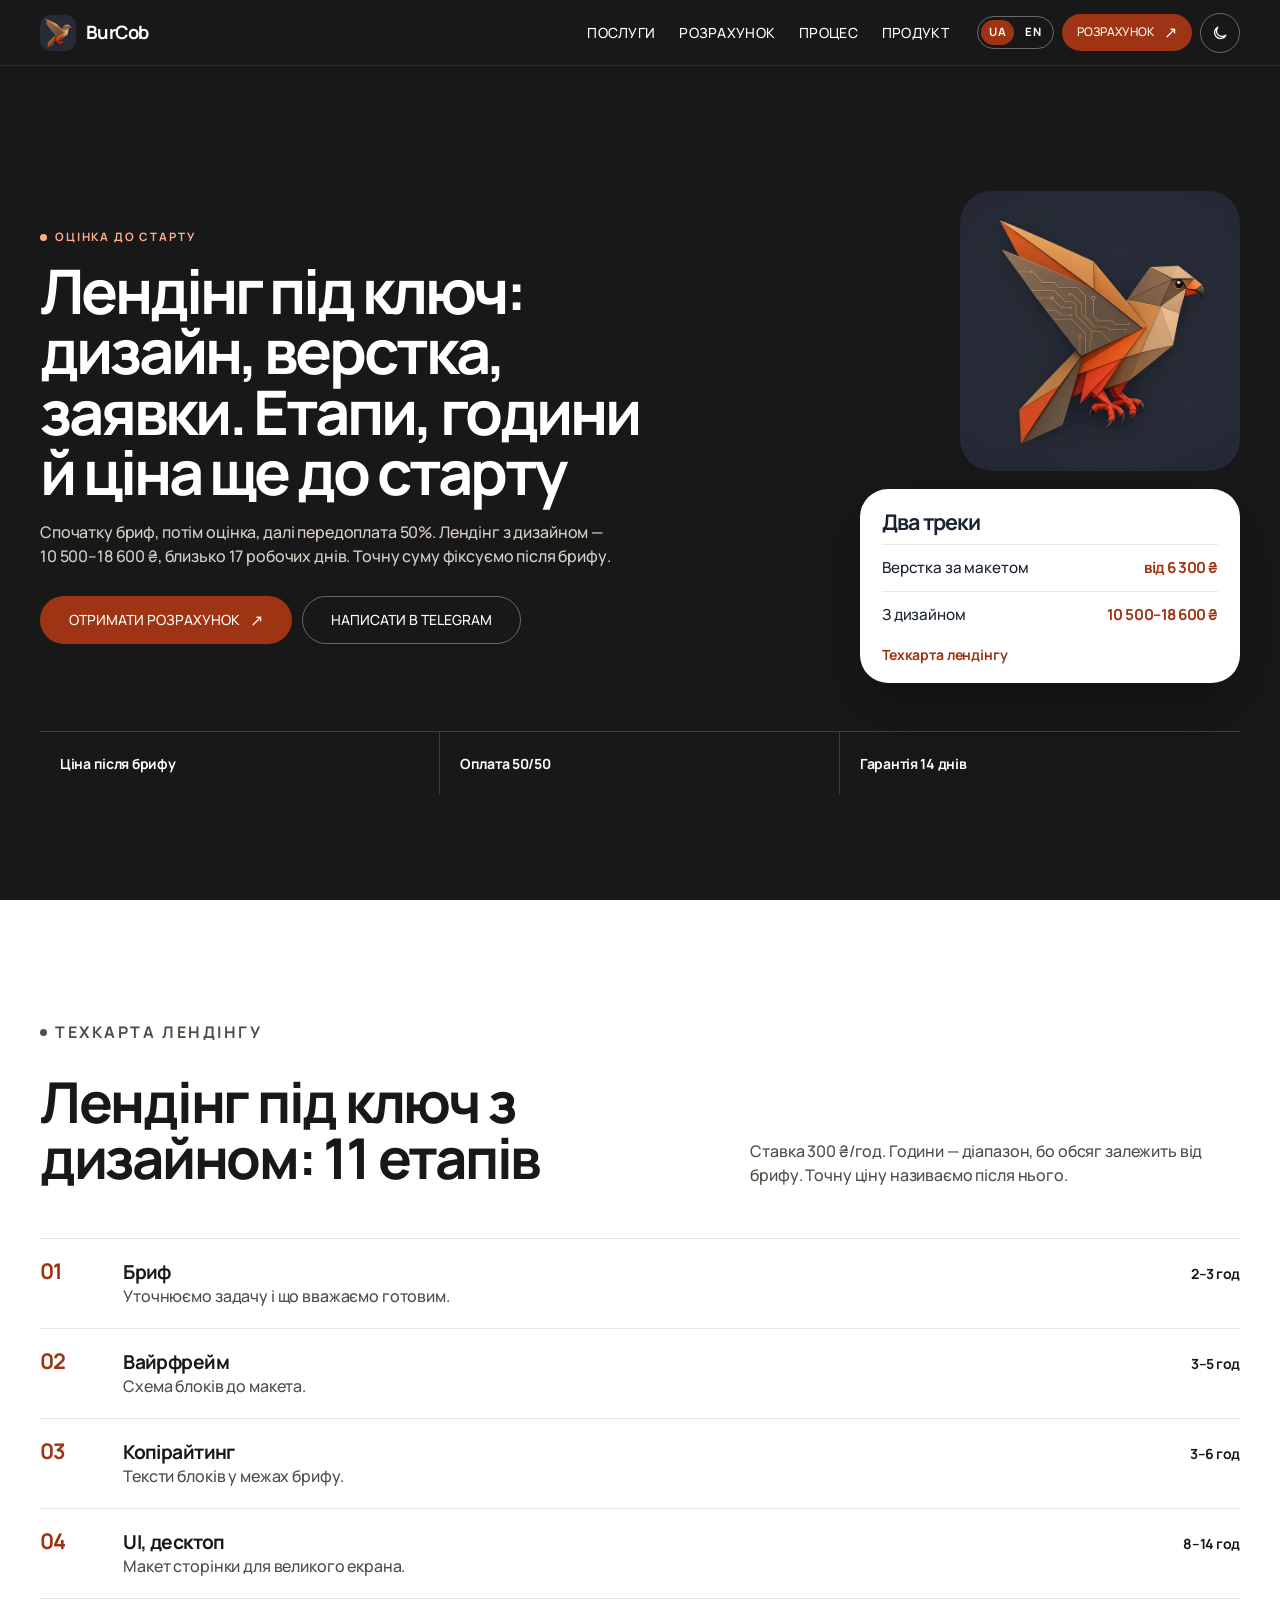
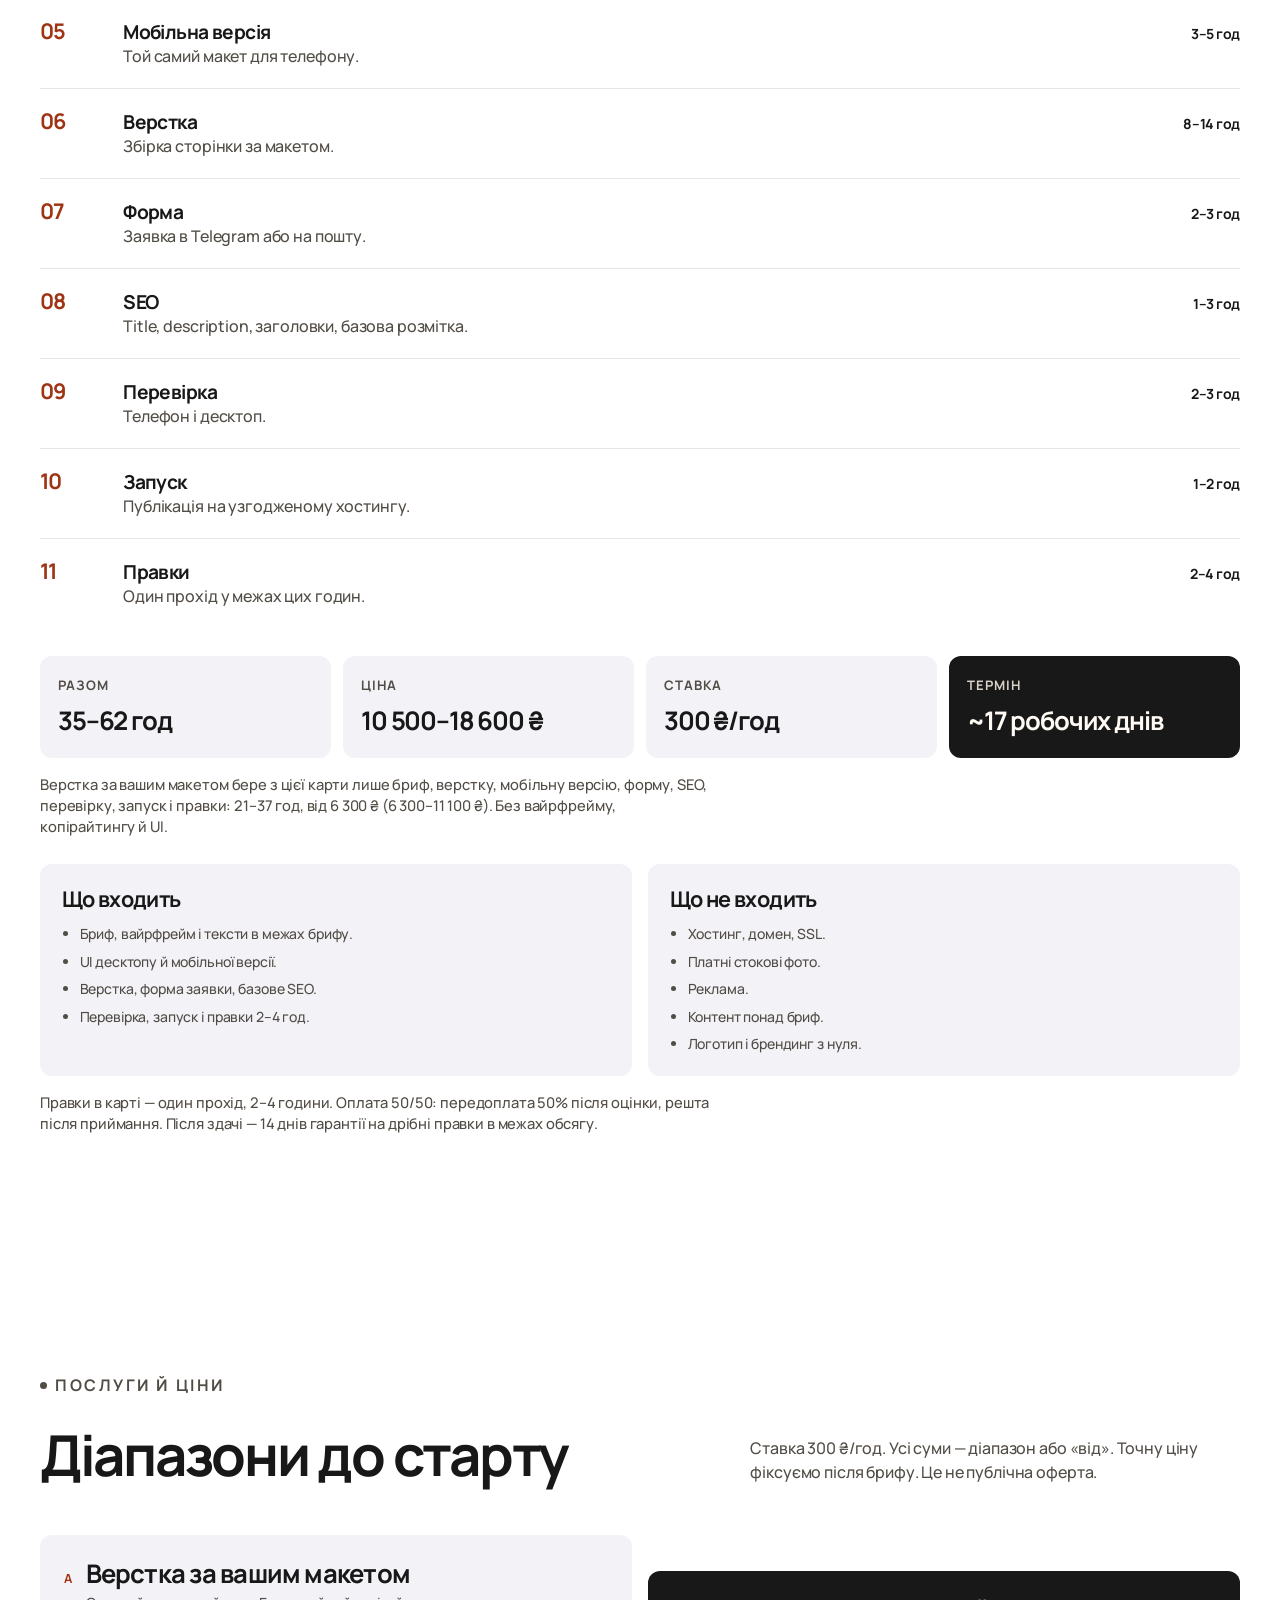
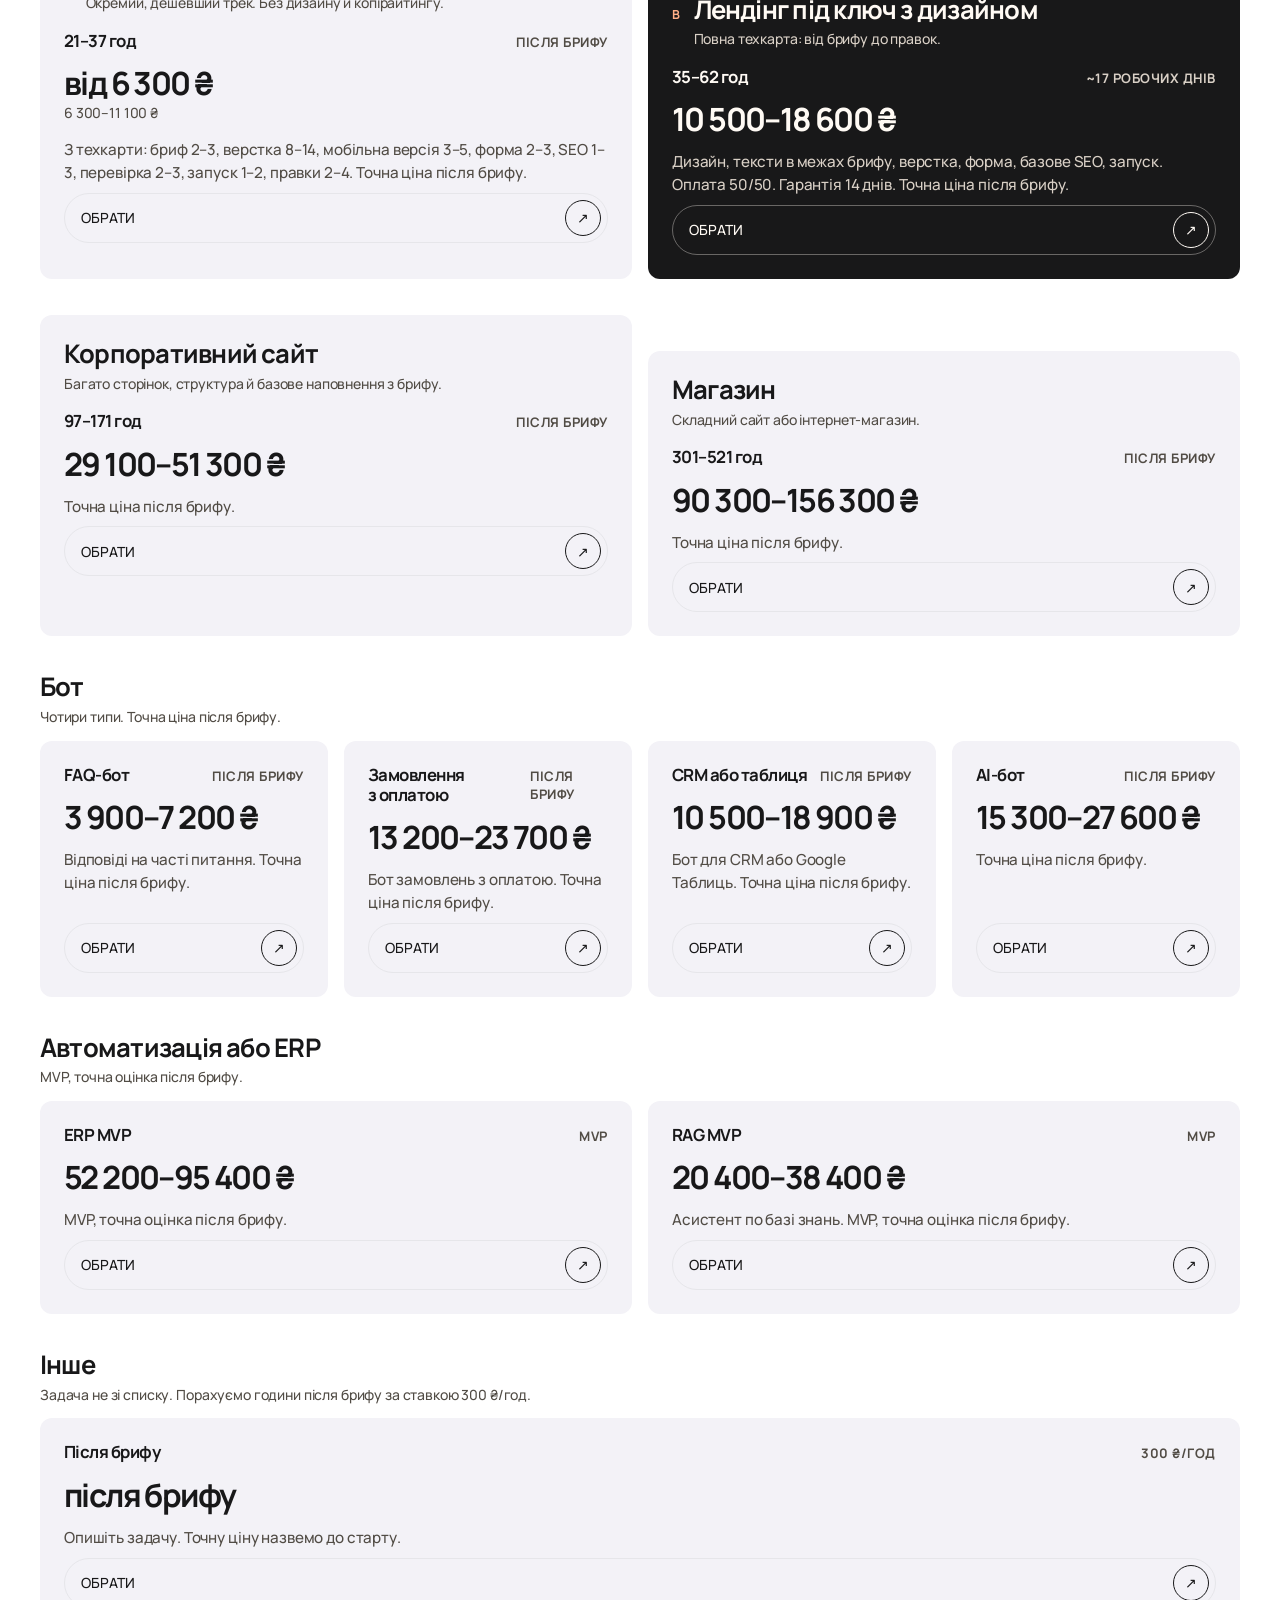
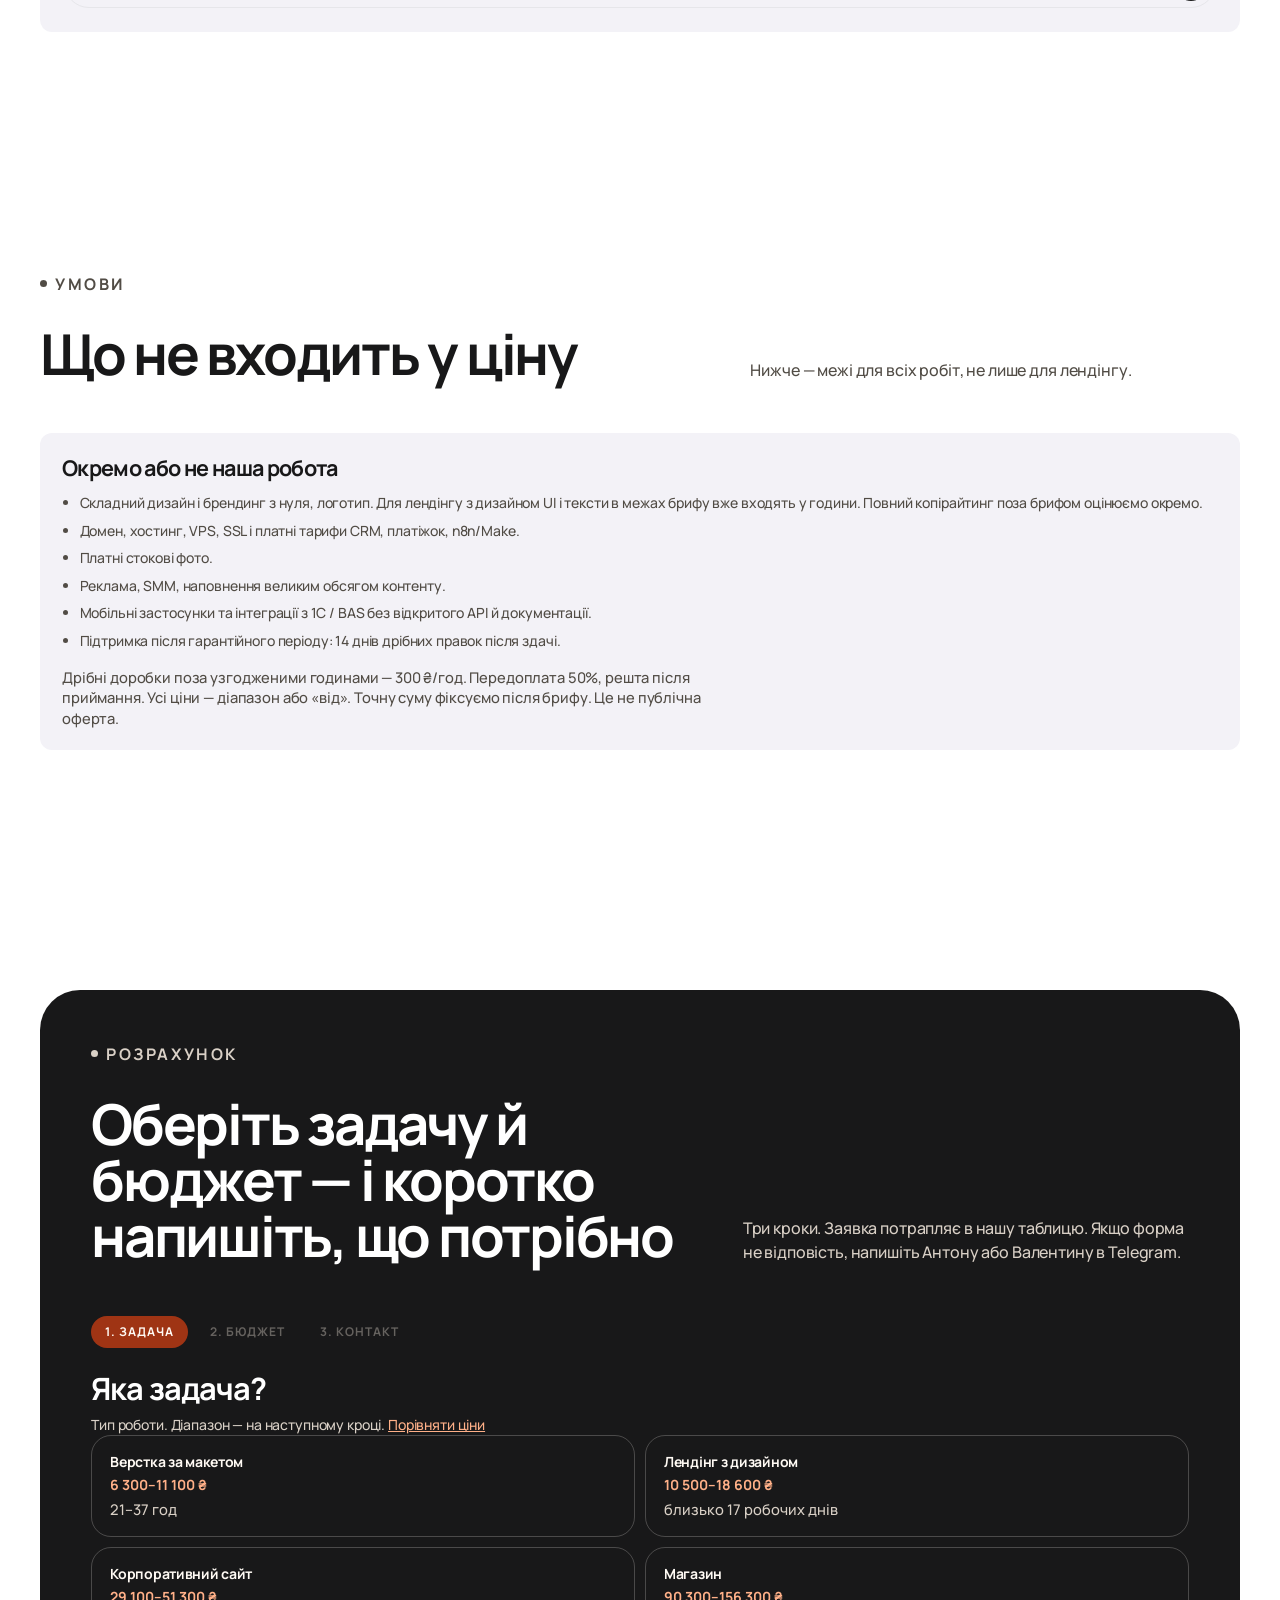
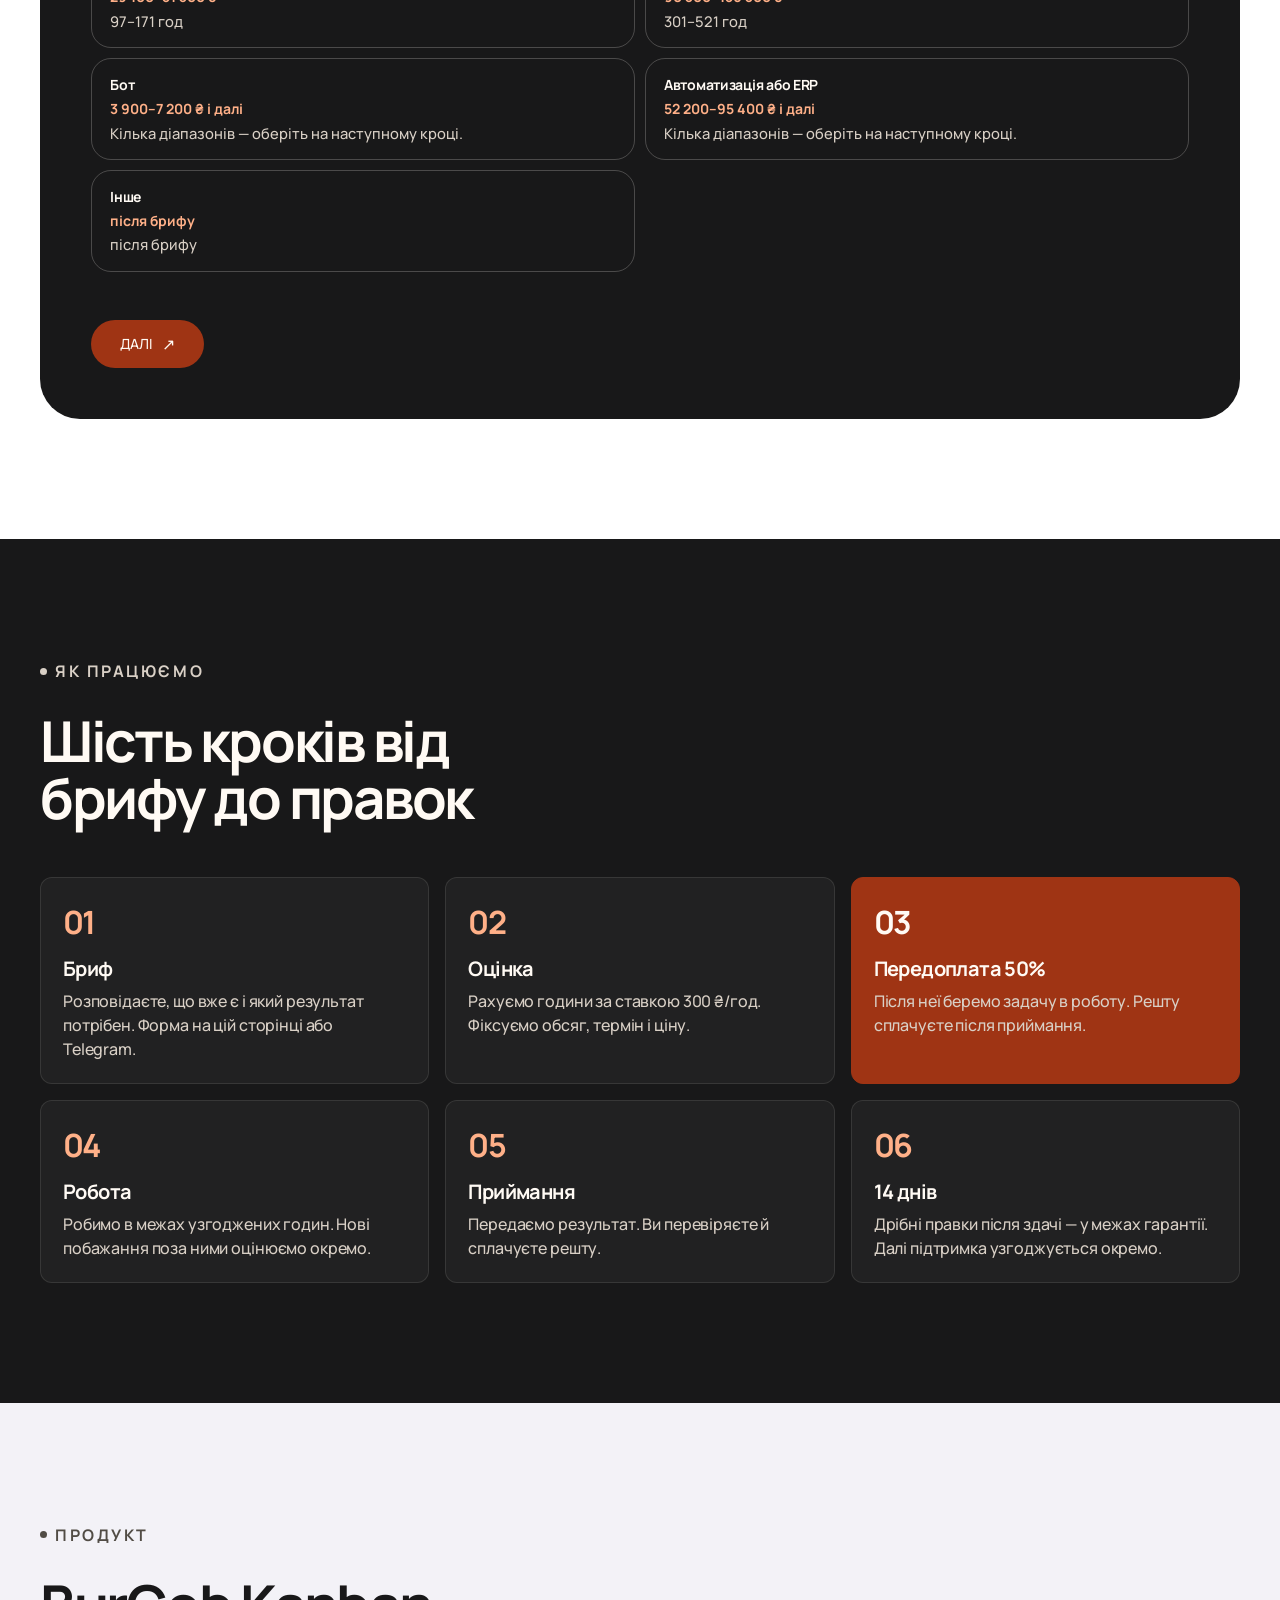
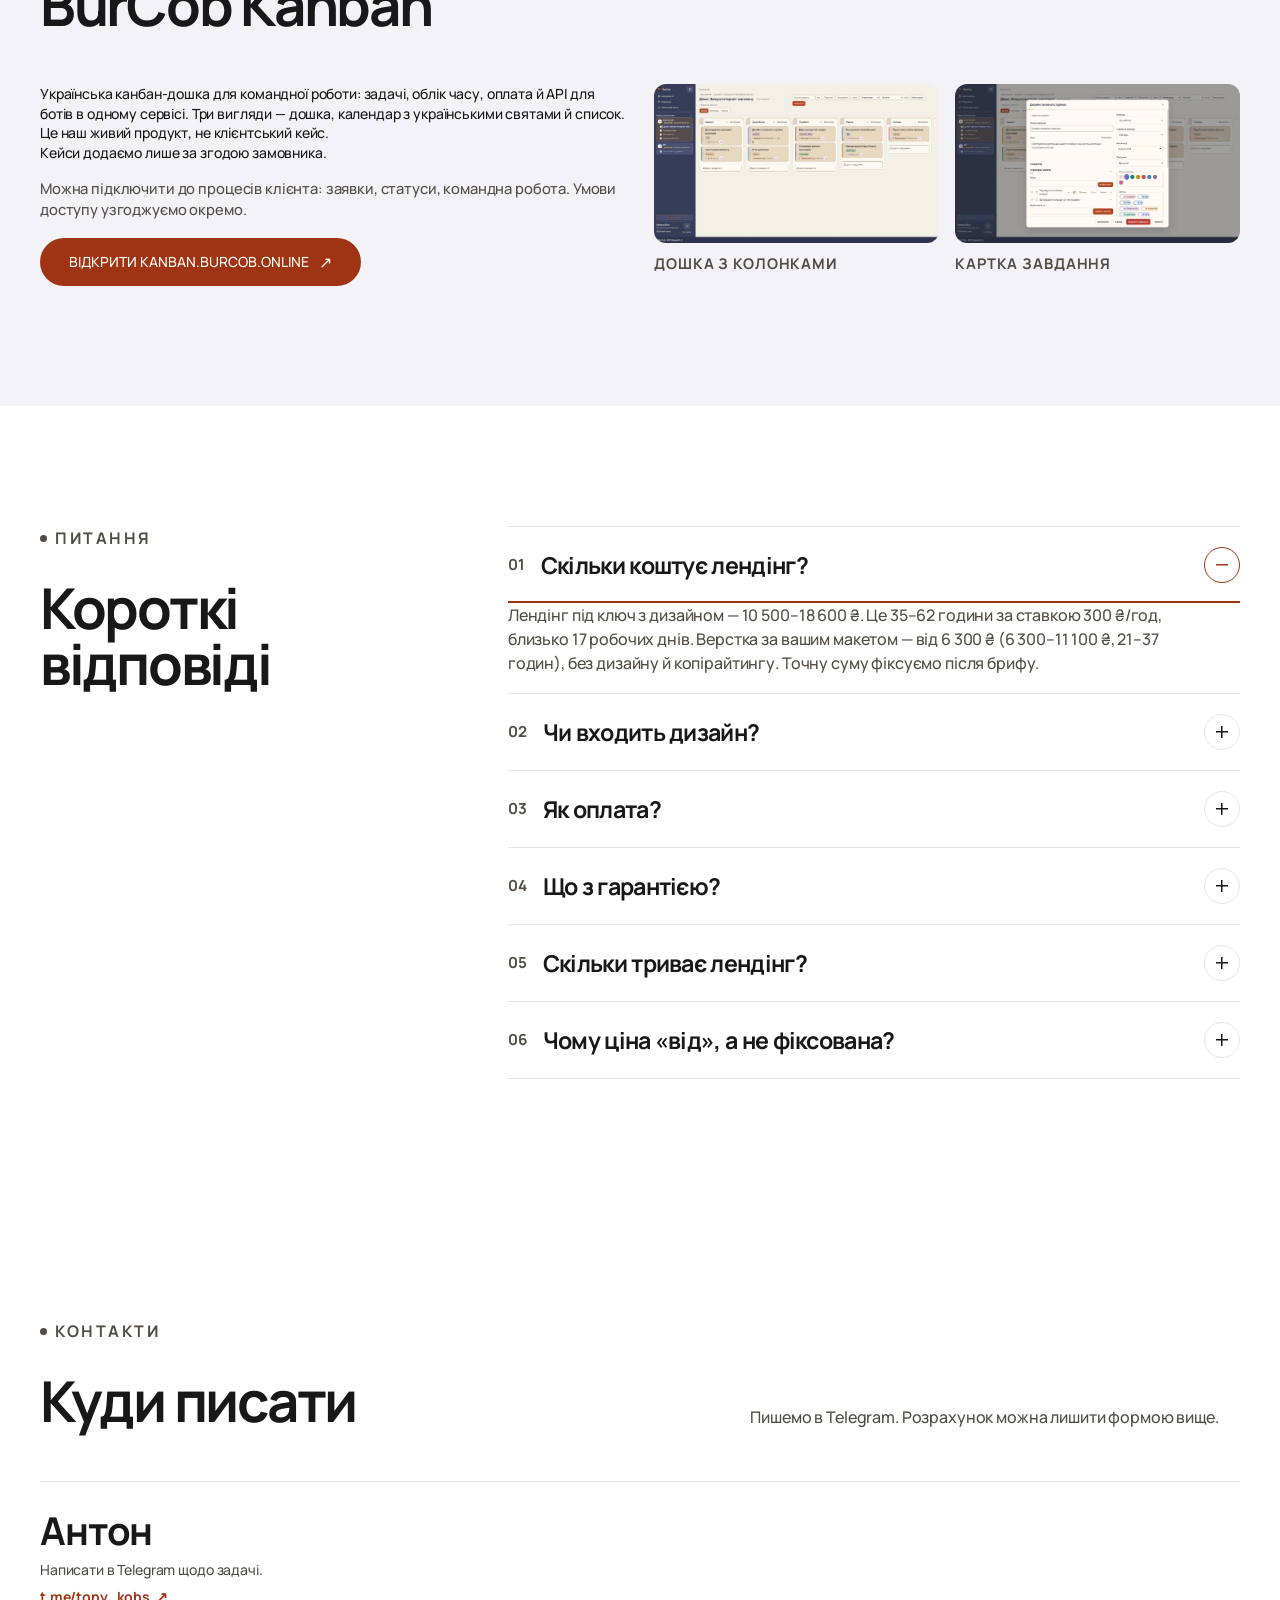
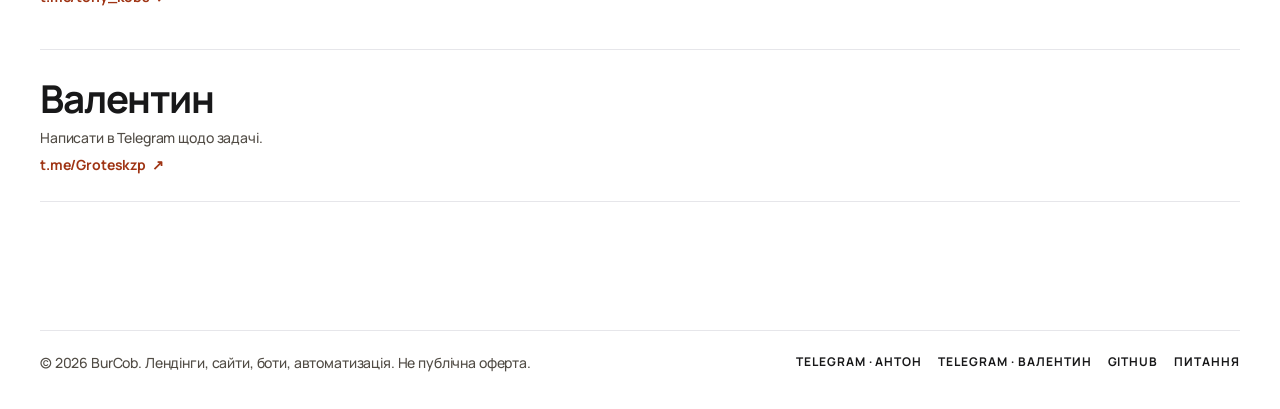
<file: index.html>
<!DOCTYPE html>
<html lang="uk">
<head>
  <meta charset="utf-8">
  <meta name="viewport" content="width=device-width, initial-scale=1">
  <title>BurCob — лендінг під ключ: етапи, години й ціна</title>
  <meta name="description" content="Лендінг з дизайном 10 500–18 600 ₴, верстка за макетом від 6 300 ₴. Бриф, оцінка, передоплата 50%. Точна ціна після брифу.">
  <meta name="author" content="BurCob">
  <meta name="robots" content="index, follow">
  <meta name="theme-color" content="#181819">
  <link rel="canonical" href="https://www.burcob.online/">
  <link rel="alternate" hreflang="uk" href="https://www.burcob.online/">
  <link rel="alternate" hreflang="en" href="https://www.burcob.online/en/">
  <link rel="alternate" hreflang="x-default" href="https://www.burcob.online/">
  <meta property="og:type" content="website">
  <meta property="og:locale" content="uk_UA">
  <meta property="og:locale:alternate" content="en_US">
  <meta property="og:site_name" content="BurCob">
  <meta property="og:title" content="BurCob — лендінг під ключ: етапи, години й ціна">
  <meta property="og:description" content="Лендінг з дизайном 10 500–18 600 ₴, верстка за макетом від 6 300 ₴. Бриф, оцінка, передоплата 50%. Точна ціна після брифу.">
  <meta property="og:url" content="https://www.burcob.online/">
  <meta property="og:image" content="https://www.burcob.online/assets/og-uk.jpg">
  <meta property="og:image:width" content="1200">
  <meta property="og:image:height" content="630">
  <meta property="og:image:alt" content="BurCob — лендінг під ключ: етапи, години й ціна">
  <meta name="twitter:card" content="summary_large_image">
  <meta name="twitter:title" content="BurCob — лендінг під ключ: етапи, години й ціна">
  <meta name="twitter:description" content="Лендінг з дизайном 10 500–18 600 ₴, верстка за макетом від 6 300 ₴. Бриф, оцінка, передоплата 50%.">
  <meta name="twitter:image" content="https://www.burcob.online/assets/og-uk.jpg">
  <meta name="twitter:image:alt" content="BurCob — лендінг під ключ: етапи, години й ціна">
  <link rel="icon" href="/favicon.ico" sizes="any">
  <link rel="icon" type="image/png" href="/assets/favicon-32.png" sizes="32x32">
  <link rel="apple-touch-icon" href="/assets/apple-touch-icon.png">
  <link rel="manifest" href="/site.webmanifest">
  <link rel="preload" href="/assets/logo.webp" as="image" type="image/webp">
  <link rel="preload" href="/assets/fonts/manrope-cyrillic.woff2" as="font" type="font/woff2" crossorigin>
  <link rel="preload" href="/assets/fonts/manrope-latin.woff2" as="font" type="font/woff2" crossorigin>
  <link rel="stylesheet" href="/css/styles.css">
  <script>
    (function () {
      var KEY = "burcob-lang";
      var here = document.documentElement.lang === "en" ? "en" : "uk";
      try {
        var saved = localStorage.getItem(KEY);
        if (saved === "uk" || saved === "en") return;
        var ua = navigator.userAgent || "";
        if (navigator.webdriver) return;
        if (/googlebot|adsbot-google|mediapartners-google|bingbot|bingpreview|duckduckbot|baiduspider|yandexbot|slurp|facebookexternalhit|facebot|ia_archiver|semrushbot|ahrefsbot|mj12bot|dotbot|petalbot|bytespider|amazonbot|gptbot|chatgpt-user|oai-searchbot|claudebot|anthropic-ai|perplexitybot|applebot|twitterbot|linkedinbot|slackbot|telegrambot|discordbot|pinterestbot|redditbot|embedly|vkshare|w3c_validator|lighthouse|chrome-lighthouse|headlesschrome|google-inspectiontool|seznambot|screaming frog|crawler|spider/i.test(ua)) return;
        var list = navigator.languages && navigator.languages.length ? navigator.languages : [navigator.language || "en"];
        var target = "en";
        for (var i = 0; i < list.length; i++) {
          var code = String(list[i] || "").toLowerCase().split("-")[0];
          if (code === "uk" || code === "ru") { target = "uk"; break; }
          if (code === "en") { target = "en"; break; }
        }
        localStorage.setItem(KEY, target);
        if (target !== here) location.replace(target === "en" ? "/en/" : "/");
      } catch (error) {}
    })();
  </script>
  <script>
    (function () {
      document.documentElement.classList.add("js");
      try {
        var stored = localStorage.getItem("burcob-theme");
        var theme = stored === "light" || stored === "dark"
          ? stored
          : (window.matchMedia("(prefers-color-scheme: dark)").matches ? "dark" : "light");
        document.documentElement.setAttribute("data-theme", theme);
        var meta = document.querySelector('meta[name="theme-color"]');
        if (meta) meta.setAttribute("content", theme === "dark" ? "#101012" : "#181819");
      } catch (error) {}
    })();
  </script>
  <script type="application/ld+json">
  {
    "@context": "https://schema.org",
    "@graph": [
      {
        "@type": ["Organization", "ProfessionalService"],
        "@id": "https://www.burcob.online/#organization",
        "name": "BurCob",
        "url": "https://www.burcob.online/",
        "logo": "https://www.burcob.online/assets/logo.webp",
        "image": "https://www.burcob.online/assets/og-uk.jpg",
        "description": "Студія BurCob: лендінги, сайти, боти й автоматизація. Ставка 300 гривень за годину. Точна ціна після брифу.",
        "knowsLanguage": ["uk", "en"],
        "areaServed": "UA",
        "sameAs": ["https://github.com/BurCob"],
        "contactPoint": [
          {
            "@type": "ContactPoint",
            "contactType": "customer support",
            "url": "https://t.me/tony_kobs",
            "availableLanguage": ["Ukrainian", "English"]
          },
          {
            "@type": "ContactPoint",
            "contactType": "customer support",
            "url": "https://t.me/Groteskzp",
            "availableLanguage": ["Ukrainian", "English"]
          }
        ],
        "hasOfferCatalog": {
          "@type": "OfferCatalog",
          "name": "Послуги BurCob",
          "itemListElement": [
            {
              "@type": "AggregateOffer",
              "priceCurrency": "UAH",
              "lowPrice": "6300",
              "highPrice": "11100",
              "itemOffered": {
                "@type": "Service",
                "name": "Верстка за вашим макетом",
                "description": "21–37 годин. Від 6300 грн. Точна ціна після брифу."
              }
            },
            {
              "@type": "AggregateOffer",
              "priceCurrency": "UAH",
              "lowPrice": "10500",
              "highPrice": "18600",
              "itemOffered": {
                "@type": "Service",
                "name": "Лендінг під ключ з дизайном",
                "description": "35–62 години, близько 17 робочих днів. Оплата 50/50, гарантія 14 днів."
              }
            },
            {
              "@type": "AggregateOffer",
              "priceCurrency": "UAH",
              "lowPrice": "29100",
              "highPrice": "51300",
              "itemOffered": {
                "@type": "Service",
                "name": "Корпоративний сайт",
                "description": "97–171 година. Точна ціна після брифу."
              }
            },
            {
              "@type": "AggregateOffer",
              "priceCurrency": "UAH",
              "lowPrice": "90300",
              "highPrice": "156300",
              "itemOffered": {
                "@type": "Service",
                "name": "Складний сайт або інтернет-магазин",
                "description": "301–521 година. Точна ціна після брифу."
              }
            },
            {
              "@type": "AggregateOffer",
              "priceCurrency": "UAH",
              "lowPrice": "3900",
              "highPrice": "7200",
              "itemOffered": {
                "@type": "Service",
                "name": "FAQ-бот",
                "description": "Точна ціна після брифу."
              }
            },
            {
              "@type": "AggregateOffer",
              "priceCurrency": "UAH",
              "lowPrice": "13200",
              "highPrice": "23700",
              "itemOffered": {
                "@type": "Service",
                "name": "Бот замовлень з оплатою",
                "description": "Точна ціна після брифу."
              }
            },
            {
              "@type": "AggregateOffer",
              "priceCurrency": "UAH",
              "lowPrice": "10500",
              "highPrice": "18900",
              "itemOffered": {
                "@type": "Service",
                "name": "Бот для CRM або таблиць",
                "description": "Точна ціна після брифу."
              }
            },
            {
              "@type": "AggregateOffer",
              "priceCurrency": "UAH",
              "lowPrice": "15300",
              "highPrice": "27600",
              "itemOffered": {
                "@type": "Service",
                "name": "AI-бот",
                "description": "Точна ціна після брифу."
              }
            },
            {
              "@type": "AggregateOffer",
              "priceCurrency": "UAH",
              "lowPrice": "52200",
              "highPrice": "95400",
              "itemOffered": {
                "@type": "Service",
                "name": "ERP MVP",
                "description": "MVP, точна оцінка після брифу."
              }
            },
            {
              "@type": "AggregateOffer",
              "priceCurrency": "UAH",
              "lowPrice": "20400",
              "highPrice": "38400",
              "itemOffered": {
                "@type": "Service",
                "name": "RAG MVP",
                "description": "Асистент по базі знань. MVP, точна оцінка після брифу."
              }
            }
          ]
        }
      },
      {
        "@type": "FAQPage",
        "@id": "https://www.burcob.online/#faq",
        "url": "https://www.burcob.online/#faq",
        "mainEntity": [
          {
            "@type": "Question",
            "name": "Скільки коштує лендінг?",
            "acceptedAnswer": {
              "@type": "Answer",
              "text": "Лендінг під ключ з дизайном — 10 500–18 600 ₴. Це 35–62 години за ставкою 300 ₴/год, близько 17 робочих днів. Верстка за вашим макетом — від 6 300 ₴ (6 300–11 100 ₴, 21–37 годин), без дизайну й копірайтингу. Точну суму фіксуємо після брифу."
            }
          },
          {
            "@type": "Question",
            "name": "Чи входить дизайн?",
            "acceptedAnswer": {
              "@type": "Answer",
              "text": "У лендінг з дизайном входять бриф, вайрфрейм, тексти в межах брифу, UI для десктопу й телефону, верстка, форма, базове SEO, перевірка, запуск і правки на 2–4 години. У верстку за макетом дизайн і тексти не входять: рахуємо від готового макета. Не входять хостинг, домен, платні стокові фото, реклама, логотип і контент понад бриф."
            }
          },
          {
            "@type": "Question",
            "name": "Як оплата?",
            "acceptedAnswer": {
              "@type": "Answer",
              "text": "Після оцінки — передоплата 50%, решта після приймання. Ставка 300 ₴ за годину. Робота поза узгодженими годинами рахується за цією ставкою."
            }
          },
          {
            "@type": "Question",
            "name": "Що з гарантією?",
            "acceptedAnswer": {
              "@type": "Answer",
              "text": "Після здачі є 14 днів на дрібні правки в межах узгодженого обсягу. Підтримка після цих 14 днів узгоджується окремо."
            }
          },
          {
            "@type": "Question",
            "name": "Скільки триває лендінг?",
            "acceptedAnswer": {
              "@type": "Answer",
              "text": "Лендінг з дизайном — близько 17 робочих днів (35–62 години). Верстка за готовим макетом — 21–37 годин. Термін інших робіт називаємо після брифу."
            }
          },
          {
            "@type": "Question",
            "name": "Чому ціна «від», а не фіксована?",
            "acceptedAnswer": {
              "@type": "Answer",
              "text": "Години в техкарті задані діапазоном: обсяг залежить від брифу. До старту показуємо межі. Точну ціну називаємо після брифу, ще до передоплати."
            }
          }
        ]
      }
    ]
  }
  </script>
</head>
<body>
  <a class="skip" href="#zmist">До змісту</a>
  <header class="site-header" id="top">
    <div class="wrap header-inner">
      <a class="brand" href="#top">
        <img src="/assets/logo.webp" alt="" width="640" height="640">
        <span>BurCob</span>
      </a>
      <nav class="nav" id="site-nav" aria-label="Розділи сторінки">
        <a href="#poslugy">Послуги</a>
        <a href="#zayavka">Розрахунок</a>
        <a href="#proces">Процес</a>
        <a href="#produkt">Продукт</a>
        <div class="nav-lang">
          <nav class="lang-switch" aria-label="Мова">
            <a href="/" hreflang="uk" lang="uk" data-lang="uk" aria-current="page">UA</a>
            <a href="/en/" hreflang="en" lang="en" data-lang="en">EN</a>
          </nav>
        </div>
      </nav>
      <div class="header-tools">
        <nav class="lang-switch" aria-label="Мова">
          <a href="/" hreflang="uk" lang="uk" data-lang="uk" aria-current="page">UA</a>
          <a href="/en/" hreflang="en" lang="en" data-lang="en">EN</a>
        </nav>
        <a class="btn btn-primary header-cta" href="#zayavka">Розрахунок</a>
        <button class="icon-btn" id="theme-toggle" type="button" aria-label="Увімкнути темну тему">
          <svg class="icon-moon" viewBox="0 0 24 24" aria-hidden="true" fill="none" stroke="currentColor" stroke-width="1.8">
            <path d="M20 14.5A8 8 0 1 1 9.5 4 6.5 6.5 0 0 0 20 14.5z"></path>
          </svg>
          <svg class="icon-sun" viewBox="0 0 24 24" aria-hidden="true" fill="none" stroke="currentColor" stroke-width="1.8">
            <circle cx="12" cy="12" r="4"></circle>
            <path d="M12 3v2M12 19v2M3 12h2M19 12h2M5.6 5.6l1.4 1.4M17 17l1.4 1.4M18.4 5.6 17 7M7 17l-1.4 1.4"></path>
          </svg>
        </button>
        <button class="nav-toggle" id="nav-toggle" type="button" aria-expanded="false" aria-controls="site-nav">
          <span class="sr-only">Меню</span>
          <svg viewBox="0 0 24 24" aria-hidden="true" fill="none" stroke="currentColor" stroke-width="1.8">
            <path d="M4 7h16M4 12h16M4 17h16"></path>
          </svg>
        </button>
      </div>
    </div>
  </header>

  <main id="zmist">
    <section class="hero">
      <div class="wrap">
        <div class="hero-grid">
          <div>
            <p class="kicker">Оцінка до старту</p>
            <h1>Лендінг під ключ: дизайн, верстка, заявки. Етапи, години й ціна ще до старту</h1>
            <p class="lede">Спочатку бриф, потім оцінка, далі передоплата 50%. Лендінг з дизайном — 10&nbsp;500–18&nbsp;600&nbsp;₴, близько 17 робочих днів. Точну суму фіксуємо після брифу.</p>
            <div class="actions">
              <a class="btn btn-primary" href="#zayavka">Отримати розрахунок</a>
              <a class="btn btn-ghost" href="https://t.me/tony_kobs" target="_blank" rel="noopener noreferrer">Написати в Telegram</a>
            </div>
          </div>
          <div class="hero-art">
            <div class="seal">
              <img src="/assets/logo.webp" width="640" height="640" alt="BurCob — орігамі-птах кобчик" fetchpriority="high" decoding="async">
            </div>
            <aside class="slip" aria-label="Орієнтир ціни">
              <h2>Два треки</h2>
              <ol>
                <li><span>Верстка за макетом</span> <strong>від 6&nbsp;300&nbsp;₴</strong></li>
                <li><span>З дизайном</span> <strong>10&nbsp;500–18&nbsp;600&nbsp;₴</strong></li>
              </ol>
              <a href="#techkarta">Техкарта лендінгу</a>
            </aside>
          </div>
        </div>
        <ul class="chips">
          <li>Ціна після брифу</li>
          <li>Оплата 50/50</li>
          <li>Гарантія 14 днів</li>
        </ul>
      </div>
    </section>

    <section class="section" id="techkarta">
      <div class="wrap reveal">
        <div class="section-head">
          <p class="kicker">Техкарта лендінгу</p>
          <h2>Лендінг під ключ з дизайном: 11 етапів</h2>
          <p>Ставка 300&nbsp;₴/год. Години — діапазон, бо обсяг залежить від брифу. Точну ціну називаємо після нього.</p>
        </div>
        <ol class="stages">
          <li class="stage">
            <span class="n">01</span>
            <div>
              <h3>Бриф</h3>
              <p>Уточнюємо задачу і що вважаємо готовим.</p>
            </div>
            <span class="hours">2–3 год</span>
          </li>
          <li class="stage">
            <span class="n">02</span>
            <div>
              <h3>Вайрфрейм</h3>
              <p>Схема блоків до макета.</p>
            </div>
            <span class="hours">3–5 год</span>
          </li>
          <li class="stage">
            <span class="n">03</span>
            <div>
              <h3>Копірайтинг</h3>
              <p>Тексти блоків у межах брифу.</p>
            </div>
            <span class="hours">3–6 год</span>
          </li>
          <li class="stage">
            <span class="n">04</span>
            <div>
              <h3>UI, десктоп</h3>
              <p>Макет сторінки для великого екрана.</p>
            </div>
            <span class="hours">8–14 год</span>
          </li>
          <li class="stage">
            <span class="n">05</span>
            <div>
              <h3>Мобільна версія</h3>
              <p>Той самий макет для телефону.</p>
            </div>
            <span class="hours">3–5 год</span>
          </li>
          <li class="stage">
            <span class="n">06</span>
            <div>
              <h3>Верстка</h3>
              <p>Збірка сторінки за макетом.</p>
            </div>
            <span class="hours">8–14 год</span>
          </li>
          <li class="stage">
            <span class="n">07</span>
            <div>
              <h3>Форма</h3>
              <p>Заявка в Telegram або на пошту.</p>
            </div>
            <span class="hours">2–3 год</span>
          </li>
          <li class="stage">
            <span class="n">08</span>
            <div>
              <h3>SEO</h3>
              <p>Title, description, заголовки, базова розмітка.</p>
            </div>
            <span class="hours">1–3 год</span>
          </li>
          <li class="stage">
            <span class="n">09</span>
            <div>
              <h3>Перевірка</h3>
              <p>Телефон і десктоп.</p>
            </div>
            <span class="hours">2–3 год</span>
          </li>
          <li class="stage">
            <span class="n">10</span>
            <div>
              <h3>Запуск</h3>
              <p>Публікація на узгодженому хостингу.</p>
            </div>
            <span class="hours">1–2 год</span>
          </li>
          <li class="stage">
            <span class="n">11</span>
            <div>
              <h3>Правки</h3>
              <p>Один прохід у межах цих годин.</p>
            </div>
            <span class="hours">2–4 год</span>
          </li>
        </ol>
        <div class="tech-total">
          <p><span>Разом</span> <strong>35–62 год</strong></p>
          <p><span>Ціна</span> <strong>10&nbsp;500–18&nbsp;600&nbsp;₴</strong></p>
          <p><span>Ставка</span> <strong>300&nbsp;₴/год</strong></p>
          <p><span>Термін</span> <strong>~17 робочих днів</strong></p>
        </div>
        <p class="fine">Верстка за вашим макетом бере з цієї карти лише бриф, верстку, мобільну версію, форму, SEO, перевірку, запуск і правки: 21–37 год, від 6&nbsp;300&nbsp;₴ (6&nbsp;300–11&nbsp;100&nbsp;₴). Без вайрфрейму, копірайтингу й UI.</p>
        <div class="split-notes">
          <div>
            <h3>Що входить</h3>
            <ul>
              <li>Бриф, вайрфрейм і тексти в межах брифу.</li>
              <li>UI десктопу й мобільної версії.</li>
              <li>Верстка, форма заявки, базове SEO.</li>
              <li>Перевірка, запуск і правки 2–4 год.</li>
            </ul>
          </div>
          <div>
            <h3>Що не входить</h3>
            <ul>
              <li>Хостинг, домен, SSL.</li>
              <li>Платні стокові фото.</li>
              <li>Реклама.</li>
              <li>Контент понад бриф.</li>
              <li>Логотип і брендинг з нуля.</li>
            </ul>
          </div>
        </div>
        <p class="fine">Правки в карті — один прохід, 2–4 години. Оплата 50/50: передоплата 50% після оцінки, решта після приймання. Після здачі — 14 днів гарантії на дрібні правки в межах обсягу.</p>
      </div>
    </section>

    <section class="section" id="poslugy">
      <div class="wrap reveal">
        <div class="section-head">
          <p class="kicker">Послуги й ціни</p>
          <h2>Діапазони до старту</h2>
          <p>Ставка 300&nbsp;₴/год. Усі суми — діапазон або «від». Точну ціну фіксуємо після брифу. Це не публічна оферта.</p>
        </div>

        <div class="tracks">
          <article class="service track" id="verstka">
            <div class="service-head">
              <span class="idx">A</span>
              <div>
                <h3>Верстка за вашим макетом</h3>
                <p>Окремий, дешевший трек. Без дизайну й копірайтингу.</p>
              </div>
            </div>
            <div class="packages single">
              <article class="package" data-service="Верстка за макетом" data-package="21–37 год" data-price="6 300–11 100 ₴" data-time="21–37 год">
                <header>
                  <h4>21–37 год</h4>
                  <p class="time">після брифу</p>
                </header>
                <p class="price"><span class="sum">від 6&nbsp;300&nbsp;₴</span> <span class="usd">6&nbsp;300–11&nbsp;100&nbsp;₴</span></p>
                <p class="desc">З техкарти: бриф 2–3, верстка 8–14, мобільна версія 3–5, форма 2–3, SEO 1–3, перевірка 2–3, запуск 1–2, правки 2–4. Точна ціна після брифу.</p>
                <button class="btn btn-ghost" type="button" data-choose>Обрати</button>
              </article>
            </div>
          </article>

          <article class="service track track-main" id="dizain">
            <div class="service-head">
              <span class="idx">B</span>
              <div>
                <h3>Лендінг під ключ з дизайном</h3>
                <p>Повна техкарта: від брифу до правок.</p>
              </div>
            </div>
            <div class="packages single">
              <article class="package" data-service="Лендінг з дизайном" data-package="35–62 год" data-price="10 500–18 600 ₴" data-time="близько 17 робочих днів">
                <header>
                  <h4>35–62 год</h4>
                  <p class="time">~17 робочих днів</p>
                </header>
                <p class="price"><span class="sum">10&nbsp;500–18&nbsp;600&nbsp;₴</span></p>
                <p class="desc">Дизайн, тексти в межах брифу, верстка, форма, базове SEO, запуск. Оплата 50/50. Гарантія 14 днів. Точна ціна після брифу.</p>
                <button class="btn btn-ghost" type="button" data-choose>Обрати</button>
              </article>
            </div>
          </article>
        </div>

        <div class="pair">
          <article class="service">
            <div class="service-head">
              <div>
                <h3>Корпоративний сайт</h3>
                <p>Багато сторінок, структура й базове наповнення з брифу.</p>
              </div>
            </div>
            <div class="packages single">
              <article class="package" data-service="Корпоративний сайт" data-package="97–171 год" data-price="29 100–51 300 ₴" data-time="97–171 год">
                <header>
                  <h4>97–171 год</h4>
                  <p class="time">після брифу</p>
                </header>
                <p class="price"><span class="sum">29&nbsp;100–51&nbsp;300&nbsp;₴</span></p>
                <p class="desc">Точна ціна після брифу.</p>
                <button class="btn btn-ghost" type="button" data-choose>Обрати</button>
              </article>
            </div>
          </article>
          <article class="service">
            <div class="service-head">
              <div>
                <h3>Магазин</h3>
                <p>Складний сайт або інтернет-магазин.</p>
              </div>
            </div>
            <div class="packages single">
              <article class="package" data-service="Магазин" data-package="301–521 год" data-price="90 300–156 300 ₴" data-time="301–521 год">
                <header>
                  <h4>301–521 год</h4>
                  <p class="time">після брифу</p>
                </header>
                <p class="price"><span class="sum">90&nbsp;300–156&nbsp;300&nbsp;₴</span></p>
                <p class="desc">Точна ціна після брифу.</p>
                <button class="btn btn-ghost" type="button" data-choose>Обрати</button>
              </article>
            </div>
          </article>
        </div>

        <article class="service">
          <div class="service-head">
            <div>
              <h3>Бот</h3>
              <p>Чотири типи. Точна ціна після брифу.</p>
            </div>
          </div>
          <div class="packages">
            <article class="package" data-service="Бот" data-package="FAQ-бот" data-price="3 900–7 200 ₴" data-time="після брифу">
              <header>
                <h4>FAQ-бот</h4>
                <p class="time">після брифу</p>
              </header>
              <p class="price"><span class="sum">3&nbsp;900–7&nbsp;200&nbsp;₴</span></p>
              <p class="desc">Відповіді на часті питання. Точна ціна після брифу.</p>
              <button class="btn btn-ghost" type="button" data-choose>Обрати</button>
            </article>
            <article class="package" data-service="Бот" data-package="Замовлення з оплатою" data-price="13 200–23 700 ₴" data-time="після брифу">
              <header>
                <h4>Замовлення з оплатою</h4>
                <p class="time">після брифу</p>
              </header>
              <p class="price"><span class="sum">13&nbsp;200–23&nbsp;700&nbsp;₴</span></p>
              <p class="desc">Бот замовлень з оплатою. Точна ціна після брифу.</p>
              <button class="btn btn-ghost" type="button" data-choose>Обрати</button>
            </article>
            <article class="package" data-service="Бот" data-package="CRM або таблиця" data-price="10 500–18 900 ₴" data-time="після брифу">
              <header>
                <h4>CRM або таблиця</h4>
                <p class="time">після брифу</p>
              </header>
              <p class="price"><span class="sum">10&nbsp;500–18&nbsp;900&nbsp;₴</span></p>
              <p class="desc">Бот для CRM або Google Таблиць. Точна ціна після брифу.</p>
              <button class="btn btn-ghost" type="button" data-choose>Обрати</button>
            </article>
            <article class="package" data-service="Бот" data-package="AI-бот" data-price="15 300–27 600 ₴" data-time="після брифу">
              <header>
                <h4>AI-бот</h4>
                <p class="time">після брифу</p>
              </header>
              <p class="price"><span class="sum">15&nbsp;300–27&nbsp;600&nbsp;₴</span></p>
              <p class="desc">Точна ціна після брифу.</p>
              <button class="btn btn-ghost" type="button" data-choose>Обрати</button>
            </article>
          </div>
        </article>

        <article class="service">
          <div class="service-head">
            <div>
              <h3>Автоматизація або ERP</h3>
              <p>MVP, точна оцінка після брифу.</p>
            </div>
          </div>
          <div class="packages">
            <article class="package" data-service="Автоматизація або ERP" data-package="ERP MVP" data-price="52 200–95 400 ₴" data-time="MVP, після брифу">
              <header>
                <h4>ERP MVP</h4>
                <p class="time">MVP</p>
              </header>
              <p class="price"><span class="sum">52&nbsp;200–95&nbsp;400&nbsp;₴</span></p>
              <p class="desc">MVP, точна оцінка після брифу.</p>
              <button class="btn btn-ghost" type="button" data-choose>Обрати</button>
            </article>
            <article class="package" data-service="Автоматизація або ERP" data-package="RAG MVP" data-price="20 400–38 400 ₴" data-time="MVP, після брифу">
              <header>
                <h4>RAG MVP</h4>
                <p class="time">MVP</p>
              </header>
              <p class="price"><span class="sum">20&nbsp;400–38&nbsp;400&nbsp;₴</span></p>
              <p class="desc">Асистент по базі знань. MVP, точна оцінка після брифу.</p>
              <button class="btn btn-ghost" type="button" data-choose>Обрати</button>
            </article>
          </div>
        </article>

        <article class="service">
          <div class="service-head">
            <div>
              <h3>Інше</h3>
              <p>Задача не зі списку. Порахуємо години після брифу за ставкою 300&nbsp;₴/год.</p>
            </div>
          </div>
          <div class="packages single">
            <article class="package" data-service="Інше" data-package="Після брифу" data-price="після брифу" data-time="після брифу">
              <header>
                <h4>Після брифу</h4>
                <p class="time">300&nbsp;₴/год</p>
              </header>
              <p class="price"><span class="sum">після брифу</span></p>
              <p class="desc">Опишіть задачу. Точну ціну назвемо до старту.</p>
              <button class="btn btn-ghost" type="button" data-choose>Обрати</button>
            </article>
          </div>
        </article>
      </div>
    </section>

    <section class="section" id="umovy">
      <div class="wrap reveal">
        <div class="section-head">
          <p class="kicker">Умови</p>
          <h2>Що не входить у ціну</h2>
          <p>Нижче — межі для всіх робіт, не лише для лендінгу.</p>
        </div>
        <aside class="exclusions">
          <h3>Окремо або не наша робота</h3>
          <ul>
            <li>Складний дизайн і брендинг з нуля, логотип. Для лендінгу з дизайном UI і тексти в межах брифу вже входять у години. Повний копірайтинг поза брифом оцінюємо окремо.</li>
            <li>Домен, хостинг, VPS, SSL і платні тарифи CRM, платіжок, n8n/Make.</li>
            <li>Платні стокові фото.</li>
            <li>Реклама, SMM, наповнення великим обсягом контенту.</li>
            <li>Мобільні застосунки та інтеграції з 1С / BAS без відкритого API й документації.</li>
            <li>Підтримка після гарантійного періоду: 14 днів дрібних правок після здачі.</li>
          </ul>
          <p class="fine">Дрібні доробки поза узгодженими годинами — 300&nbsp;₴/год. Передоплата 50%, решта після приймання. Усі ціни — діапазон або «від». Точну суму фіксуємо після брифу. Це не публічна оферта.</p>
        </aside>
      </div>
    </section>

    <section class="section" id="zayavka">
      <div class="wrap reveal">
        <div class="section-head">
          <p class="kicker">Розрахунок</p>
          <h2>Оберіть задачу й бюджет — і коротко напишіть, що потрібно</h2>
          <p>Три кроки. Заявка потрапляє в нашу таблицю. Якщо форма не відповість, напишіть Антону або Валентину в Telegram.</p>
        </div>
        <div class="funnel">
          <form id="lead-form" novalidate>
            <ol class="progress">
              <li><button type="button" data-goto="1">1. Задача</button></li>
              <li><button type="button" data-goto="2">2. Бюджет</button></li>
              <li><button type="button" data-goto="3">3. Контакт</button></li>
            </ol>

            <div class="step" data-step="1">
              <h3 tabindex="-1">Яка задача?</h3>
              <p>Тип роботи. Діапазон — на наступному кроці. <a href="#poslugy">Порівняти ціни</a></p>
              <div class="choices" id="choice-service"></div>
              <p class="step-error" role="alert"></p>
            </div>

            <div class="step" data-step="2" hidden>
              <h3 tabindex="-1">Який бюджет ближчий?</h3>
              <p>Це межі, не рахунок. Точну суму фіксуємо після брифу.</p>
              <div class="choices" id="choice-package"></div>
              <p class="step-error" role="alert"></p>
            </div>

            <div class="step" data-step="3" hidden>
              <h3 tabindex="-1">Як з вами зв’язатися?</h3>
              <p>Ім’я, Telegram або телефон, і коротко задача.</p>
              <div class="form-grid">
                <div class="form-row">
                  <div class="field">
                    <label for="lead-name">Ім’я</label>
                    <input id="lead-name" name="name" type="text" autocomplete="name" maxlength="80" required>
                    <p class="error" id="lead-name-error"></p>
                  </div>
                  <div class="field">
                    <label for="lead-contact">Telegram або телефон</label>
                    <input id="lead-contact" name="contact" type="text" autocomplete="on" inputmode="text" maxlength="120" placeholder="@telegram або +380…" required>
                    <p class="error" id="lead-contact-error"></p>
                  </div>
                </div>
                <div class="form-row">
                  <div class="field">
                    <label for="lead-service">Задача</label>
                    <select id="lead-service" name="service" required></select>
                    <p class="error" id="lead-service-error"></p>
                  </div>
                  <div class="field">
                    <label for="lead-package">Бюджет</label>
                    <select id="lead-package" name="package" required></select>
                    <p class="error" id="lead-package-error"></p>
                  </div>
                </div>
                <p class="budget-line" id="budget-line">Бюджет з’явиться після вибору діапазону.</p>
                <div class="field">
                  <label for="lead-task">Коротко про задачу</label>
                  <textarea id="lead-task" name="task" maxlength="2000" required placeholder="Що вже є, що має з’явитися, до якої дати потрібно."></textarea>
                  <p class="error" id="lead-task-error"></p>
                </div>
                <div class="field">
                  <label class="check" for="lead-consent">
                    <input id="lead-consent" name="consent" type="checkbox" value="так" required>
                    <span>Погоджуюсь, щоб BurCob зберіг ці дані й зв’язався зі мною щодо заявки.</span>
                  </label>
                  <p class="error" id="lead-consent-error"></p>
                </div>
                <p class="fine">Ім’я, контакт і опис задачі потрібні лише щоб відповісти. Інших розсилок із цієї форми немає.</p>
              </div>
            </div>

            <div class="hp" aria-hidden="true">
              <label for="company_url">Сайт компанії</label>
              <input id="company_url" name="company_url" type="text" tabindex="-1" autocomplete="off">
            </div>

            <div class="funnel-nav">
              <button class="btn btn-ghost" id="funnel-back" type="button">Назад</button>
              <button class="btn btn-primary" id="funnel-next" type="button">Далі</button>
              <button class="btn btn-primary" id="lead-submit" type="submit" hidden>Надіслати заявку</button>
            </div>
          </form>

          <div class="banner" id="form-success" hidden tabindex="-1">
            <h3>Дякуємо</h3>
            <p>Заявку записали. Зв’яжемося за контактом, який ви залишили.</p>
          </div>
          <div class="banner is-error" id="form-error" role="alert" hidden>
            <p></p>
            <div class="actions">
              <a class="btn btn-primary" href="https://t.me/tony_kobs" target="_blank" rel="noopener noreferrer">Telegram · Антон</a>
              <a class="btn btn-ghost" href="https://t.me/Groteskzp" target="_blank" rel="noopener noreferrer">Telegram · Валентин</a>
            </div>
          </div>
          <p class="sr-only" id="form-status" role="status"></p>
          <noscript>
            <p>Щоб надіслати заявку з цієї форми, увімкніть JavaScript. Або напишіть <a href="https://t.me/tony_kobs">Антону</a> чи <a href="https://t.me/Groteskzp">Валентину</a> в Telegram.</p>
          </noscript>
        </div>
        <iframe name="lead-frame" id="lead-frame" hidden title="Службова відповідь форми" tabindex="-1"></iframe>
      </div>
    </section>

    <section class="section" id="proces">
      <div class="wrap reveal">
        <div class="section-head">
          <p class="kicker">Як працюємо</p>
          <h2>Шість кроків від брифу до правок</h2>
        </div>
        <ol class="process">
          <li class="process-step">
            <span class="n">01</span>
            <h3>Бриф</h3>
            <p>Розповідаєте, що вже є і який результат потрібен. Форма на цій сторінці або Telegram.</p>
          </li>
          <li class="process-step">
            <span class="n">02</span>
            <h3>Оцінка</h3>
            <p>Рахуємо години за ставкою 300&nbsp;₴/год. Фіксуємо обсяг, термін і ціну.</p>
          </li>
          <li class="process-step is-key">
            <span class="n">03</span>
            <h3>Передоплата 50%</h3>
            <p>Після неї беремо задачу в роботу. Решту сплачуєте після приймання.</p>
          </li>
          <li class="process-step">
            <span class="n">04</span>
            <h3>Робота</h3>
            <p>Робимо в межах узгоджених годин. Нові побажання поза ними оцінюємо окремо.</p>
          </li>
          <li class="process-step">
            <span class="n">05</span>
            <h3>Приймання</h3>
            <p>Передаємо результат. Ви перевіряєте й сплачуєте решту.</p>
          </li>
          <li class="process-step">
            <span class="n">06</span>
            <h3>14 днів</h3>
            <p>Дрібні правки після здачі — у межах гарантії. Далі підтримка узгоджується окремо.</p>
          </li>
        </ol>
      </div>
    </section>

    <section class="section" id="produkt">
      <div class="wrap reveal">
        <div class="section-head">
          <p class="kicker">Продукт</p>
          <h2>BurCob Kanban</h2>
        </div>
        <div class="case-layout">
          <div class="case-copy">
            <p>Українська канбан-дошка для командної роботи: задачі, облік часу, оплата й API для ботів в одному сервісі. Три вигляди — дошка, календар з українськими святами й список. Це наш живий продукт, не клієнтський кейс.</p>
            <p>Кейси додаємо лише за згодою замовника.</p>
            <p class="fine">Можна підключити до процесів клієнта: заявки, статуси, командна робота. Умови доступу узгоджуємо окремо.</p>
            <a class="btn btn-primary" href="https://kanban.burcob.online" target="_blank" rel="noopener noreferrer">Відкрити kanban.burcob.online</a>
          </div>
          <div class="shots">
            <figure class="shot">
              <img src="/assets/kanban-doshka.webp" width="1400" height="782" alt="BurCob Kanban: дошка демо-проєкту «Запуск інтернет-магазину» з колонками завдань" loading="lazy" decoding="async">
              <figcaption>Дошка з колонками</figcaption>
            </figure>
            <figure class="shot">
              <img src="/assets/kanban-kartka.webp" width="1400" height="782" alt="BurCob Kanban: картка завдання з описом, чеклістом, мітками, пріоритетом і терміном" loading="lazy" decoding="async">
              <figcaption>Картка завдання</figcaption>
            </figure>
          </div>
        </div>
      </div>
    </section>


    <section class="section" id="faq">
      <div class="wrap reveal">
        <div class="section-head">
          <p class="kicker">Питання</p>
          <h2>Короткі відповіді</h2>
        </div>
        <div class="faq-list">
          <details class="faq-item" open>
            <summary>Скільки коштує лендінг?</summary>
            <p>Лендінг під ключ з дизайном — 10&nbsp;500–18&nbsp;600&nbsp;₴. Це 35–62 години за ставкою 300&nbsp;₴/год, близько 17 робочих днів. Верстка за вашим макетом — від 6&nbsp;300&nbsp;₴ (6&nbsp;300–11&nbsp;100&nbsp;₴, 21–37 годин), без дизайну й копірайтингу. Точну суму фіксуємо після брифу.</p>
          </details>
          <details class="faq-item">
            <summary>Чи входить дизайн?</summary>
            <p>У лендінг з дизайном входять бриф, вайрфрейм, тексти в межах брифу, UI для десктопу й телефону, верстка, форма, базове SEO, перевірка, запуск і правки на 2–4 години. У верстку за макетом дизайн і тексти не входять: рахуємо від готового макета. Не входять хостинг, домен, платні стокові фото, реклама, логотип і контент понад бриф.</p>
          </details>
          <details class="faq-item">
            <summary>Як оплата?</summary>
            <p>Після оцінки — передоплата 50%, решта після приймання. Ставка 300&nbsp;₴ за годину. Робота поза узгодженими годинами рахується за цією ставкою.</p>
          </details>
          <details class="faq-item">
            <summary>Що з гарантією?</summary>
            <p>Після здачі є 14 днів на дрібні правки в межах узгодженого обсягу. Підтримка після цих 14 днів узгоджується окремо.</p>
          </details>
          <details class="faq-item">
            <summary>Скільки триває лендінг?</summary>
            <p>Лендінг з дизайном — близько 17 робочих днів (35–62 години). Верстка за готовим макетом — 21–37 годин. Термін інших робіт називаємо після брифу.</p>
          </details>
          <details class="faq-item">
            <summary>Чому ціна «від», а не фіксована?</summary>
            <p>Години в техкарті задані діапазоном: обсяг залежить від брифу. До старту показуємо межі. Точну ціну називаємо після брифу, ще до передоплати.</p>
          </details>
        </div>
      </div>
    </section>

    <section class="section" id="kontakty">
      <div class="wrap reveal">
        <div class="section-head">
          <p class="kicker">Контакти</p>
          <h2>Куди писати</h2>
          <p>Пишемо в Telegram. Розрахунок можна лишити формою вище.</p>
        </div>
        <div class="contact-list">
          <a class="contact-card" href="https://t.me/tony_kobs" target="_blank" rel="noopener noreferrer">
            <h3>Антон</h3>
            <p>Написати в Telegram щодо задачі.</p>
            <span>t.me/tony_kobs</span>
          </a>
          <a class="contact-card" href="https://t.me/Groteskzp" target="_blank" rel="noopener noreferrer">
            <h3>Валентин</h3>
            <p>Написати в Telegram щодо задачі.</p>
            <span>t.me/Groteskzp</span>
          </a>
        </div>
      </div>
    </section>
  </main>

  <footer class="site-footer">
    <div class="wrap footer-inner">
      <p>© 2026 BurCob. Лендінги, сайти, боти, автоматизація. Не публічна оферта.</p>
      <nav aria-label="Контакти в підвалі">
        <a href="https://t.me/tony_kobs" target="_blank" rel="noopener noreferrer">Telegram · Антон</a>
        <a href="https://t.me/Groteskzp" target="_blank" rel="noopener noreferrer">Telegram · Валентин</a>
        <a href="https://github.com/BurCob" target="_blank" rel="noopener noreferrer">GitHub</a>
        <a href="#faq">Питання</a>
      </nav>
    </div>
  </footer>

  <script src="/js/config.js" defer></script>
  <script src="/js/main.js" defer></script>
</body>
</html>
</file>
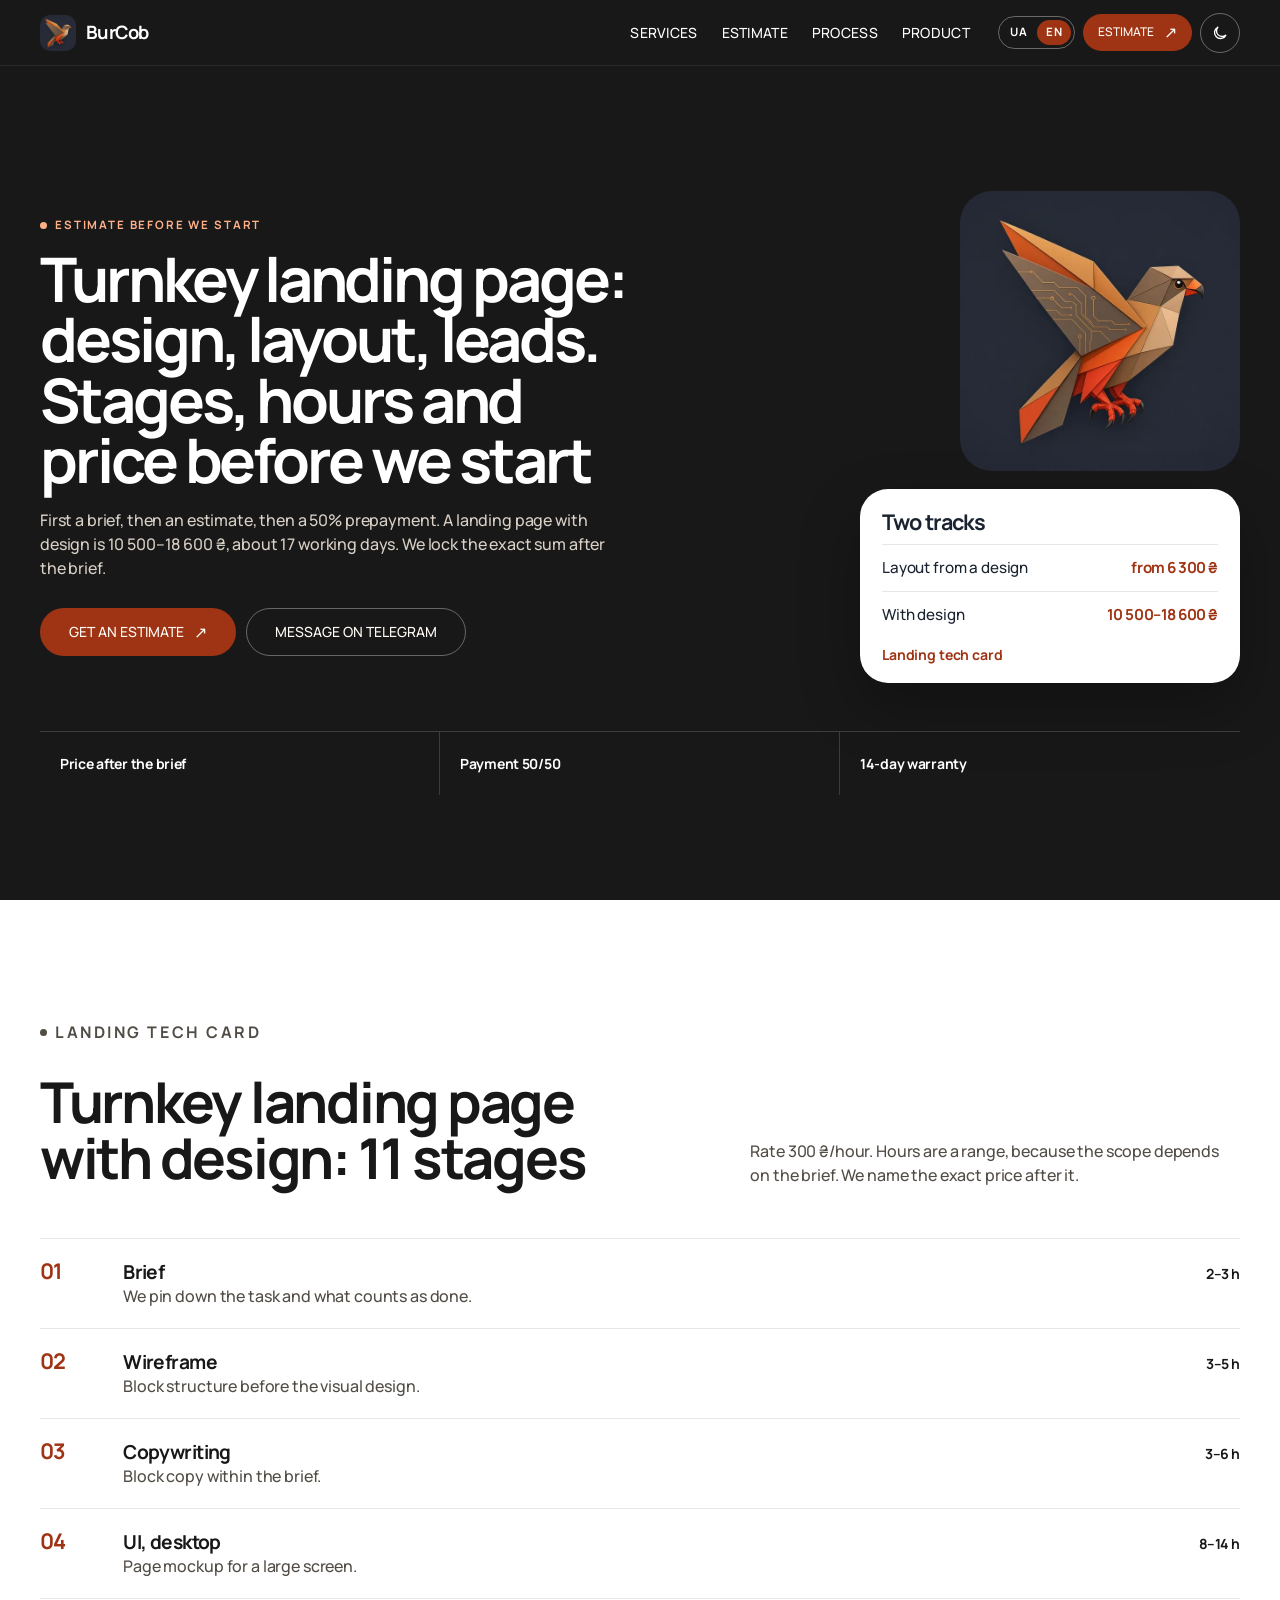
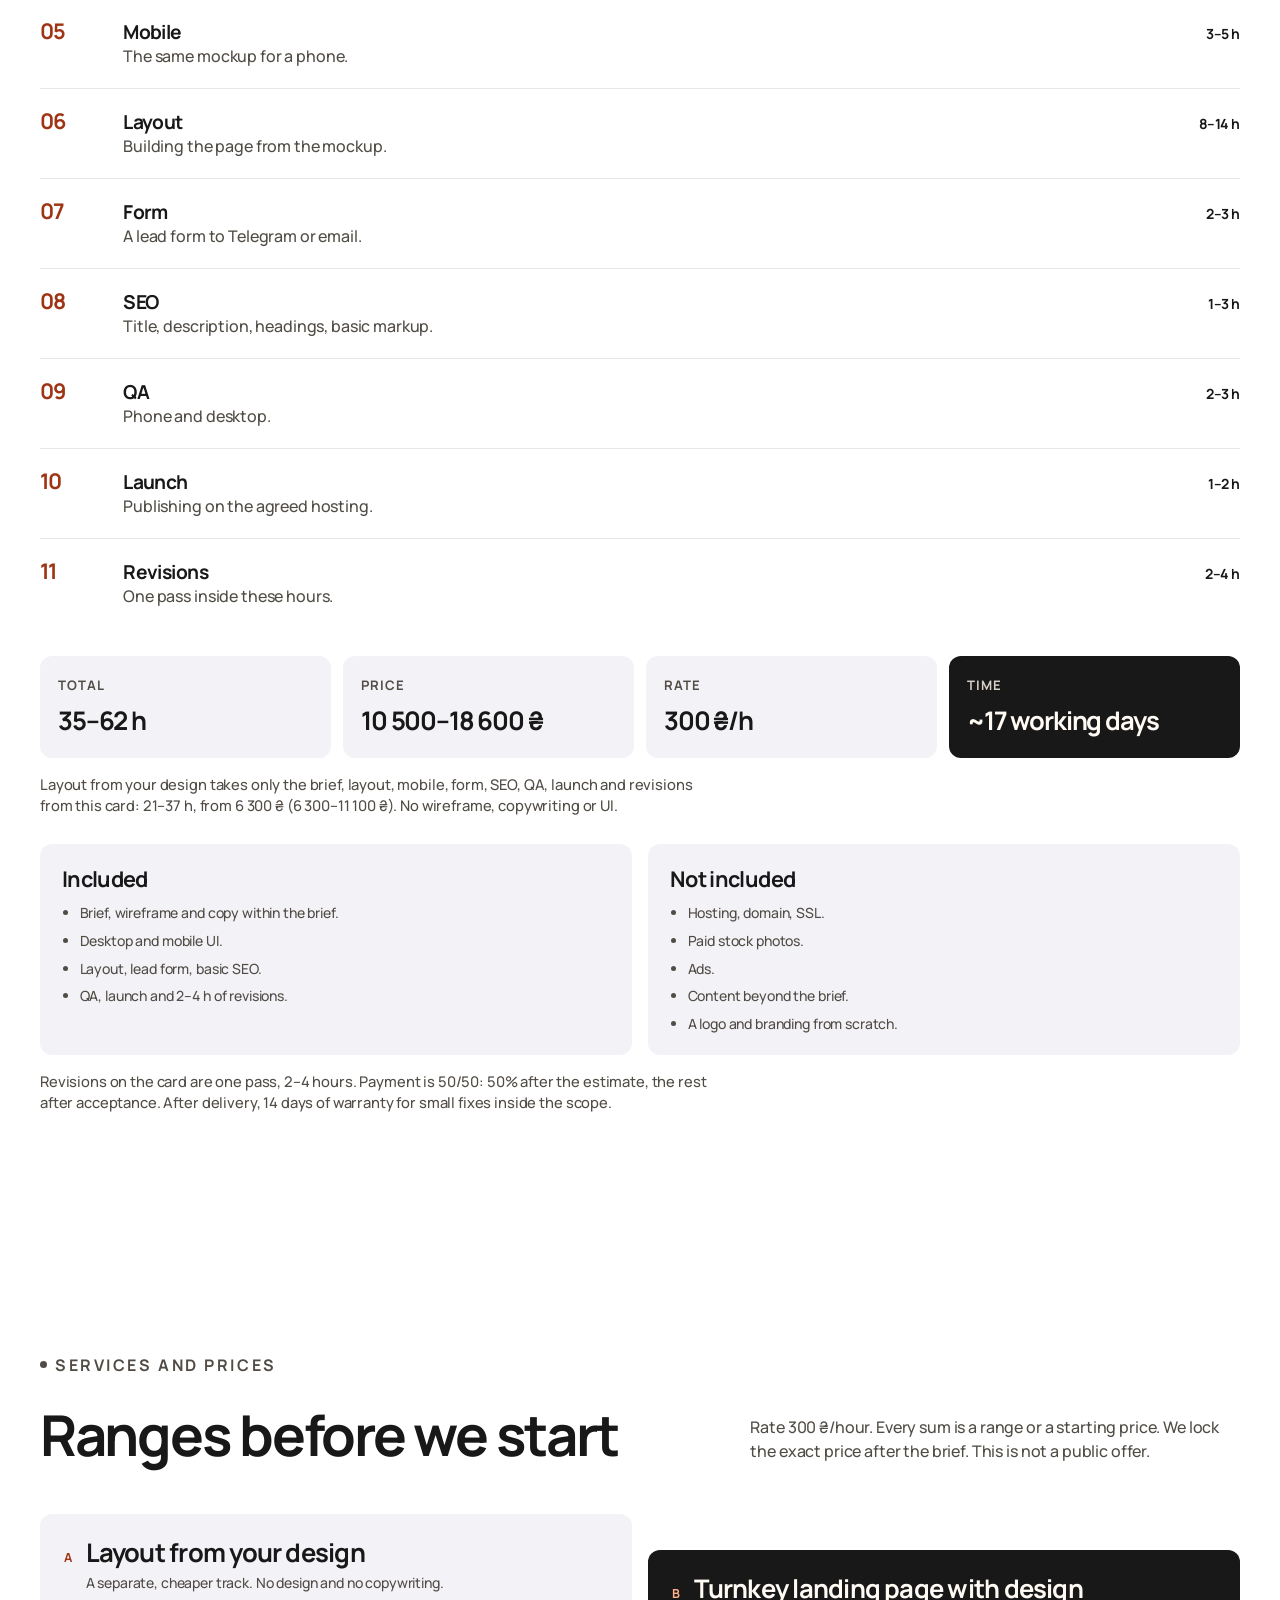
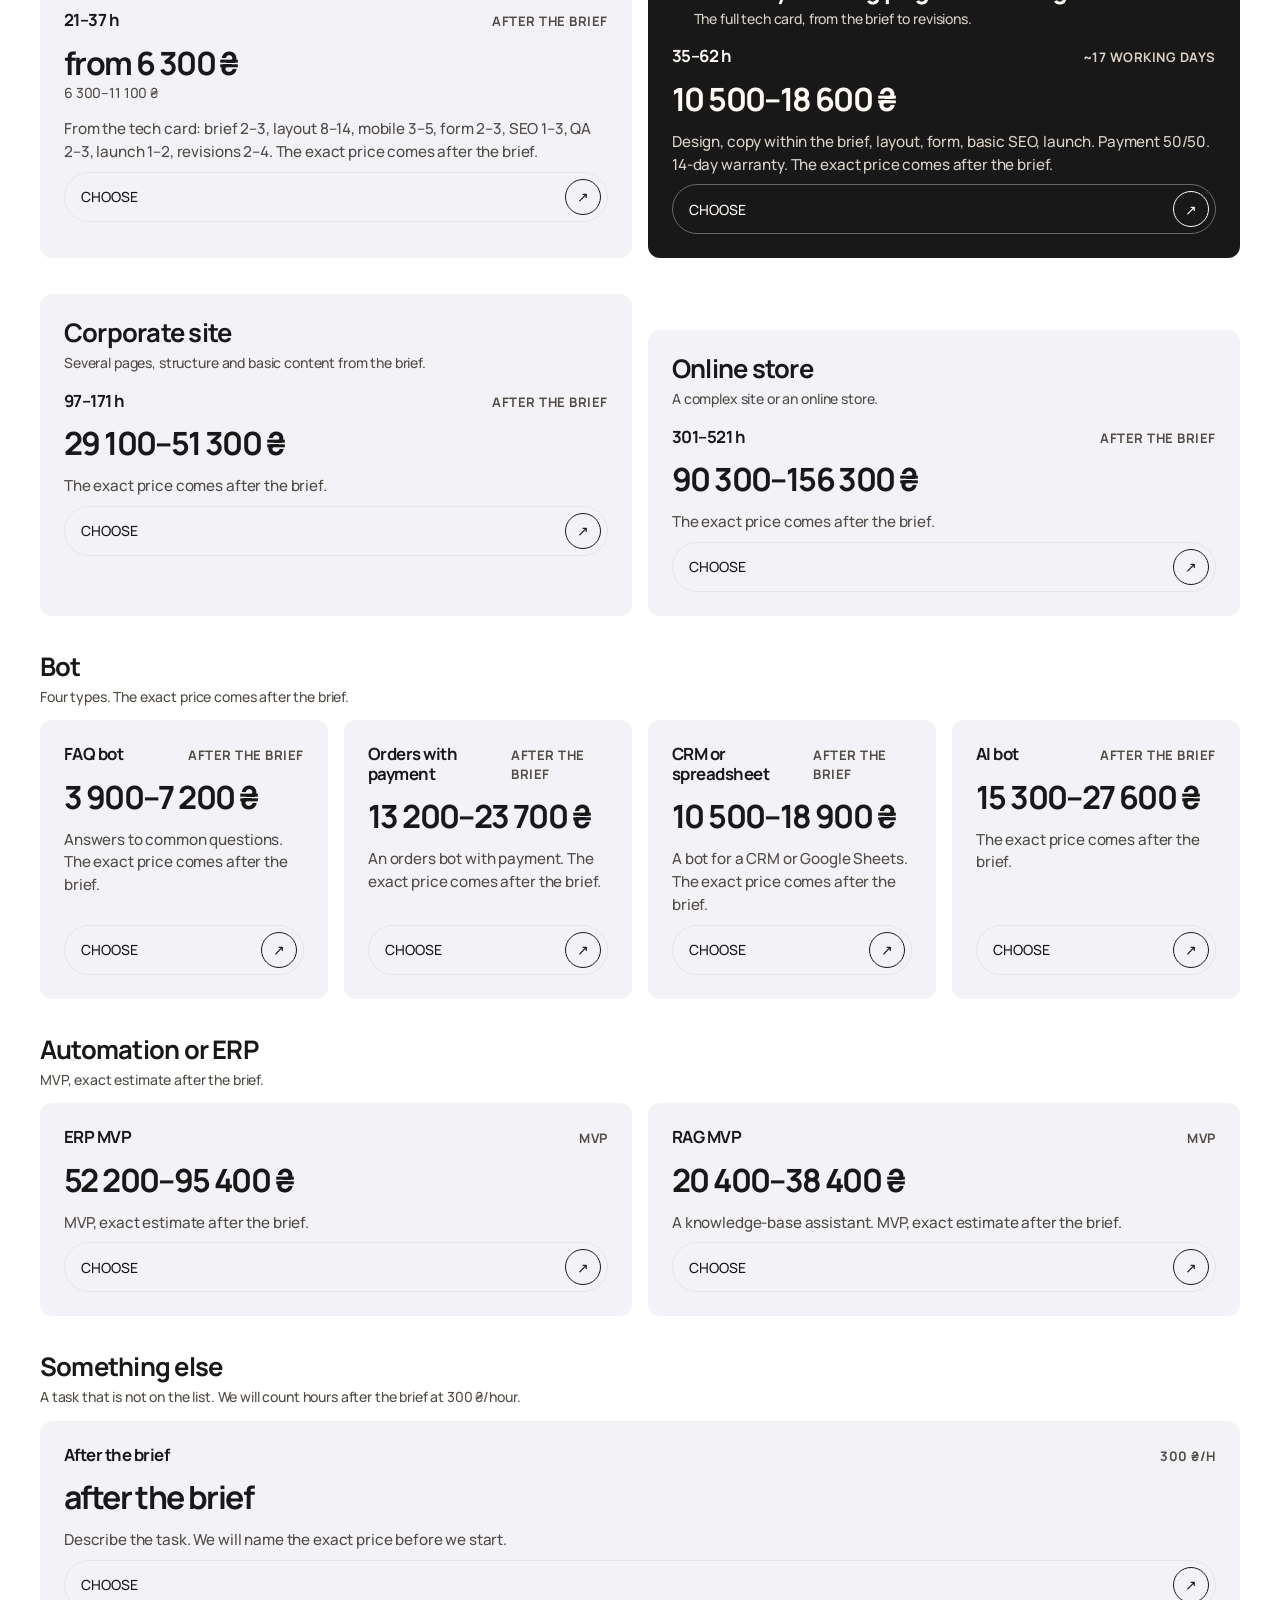
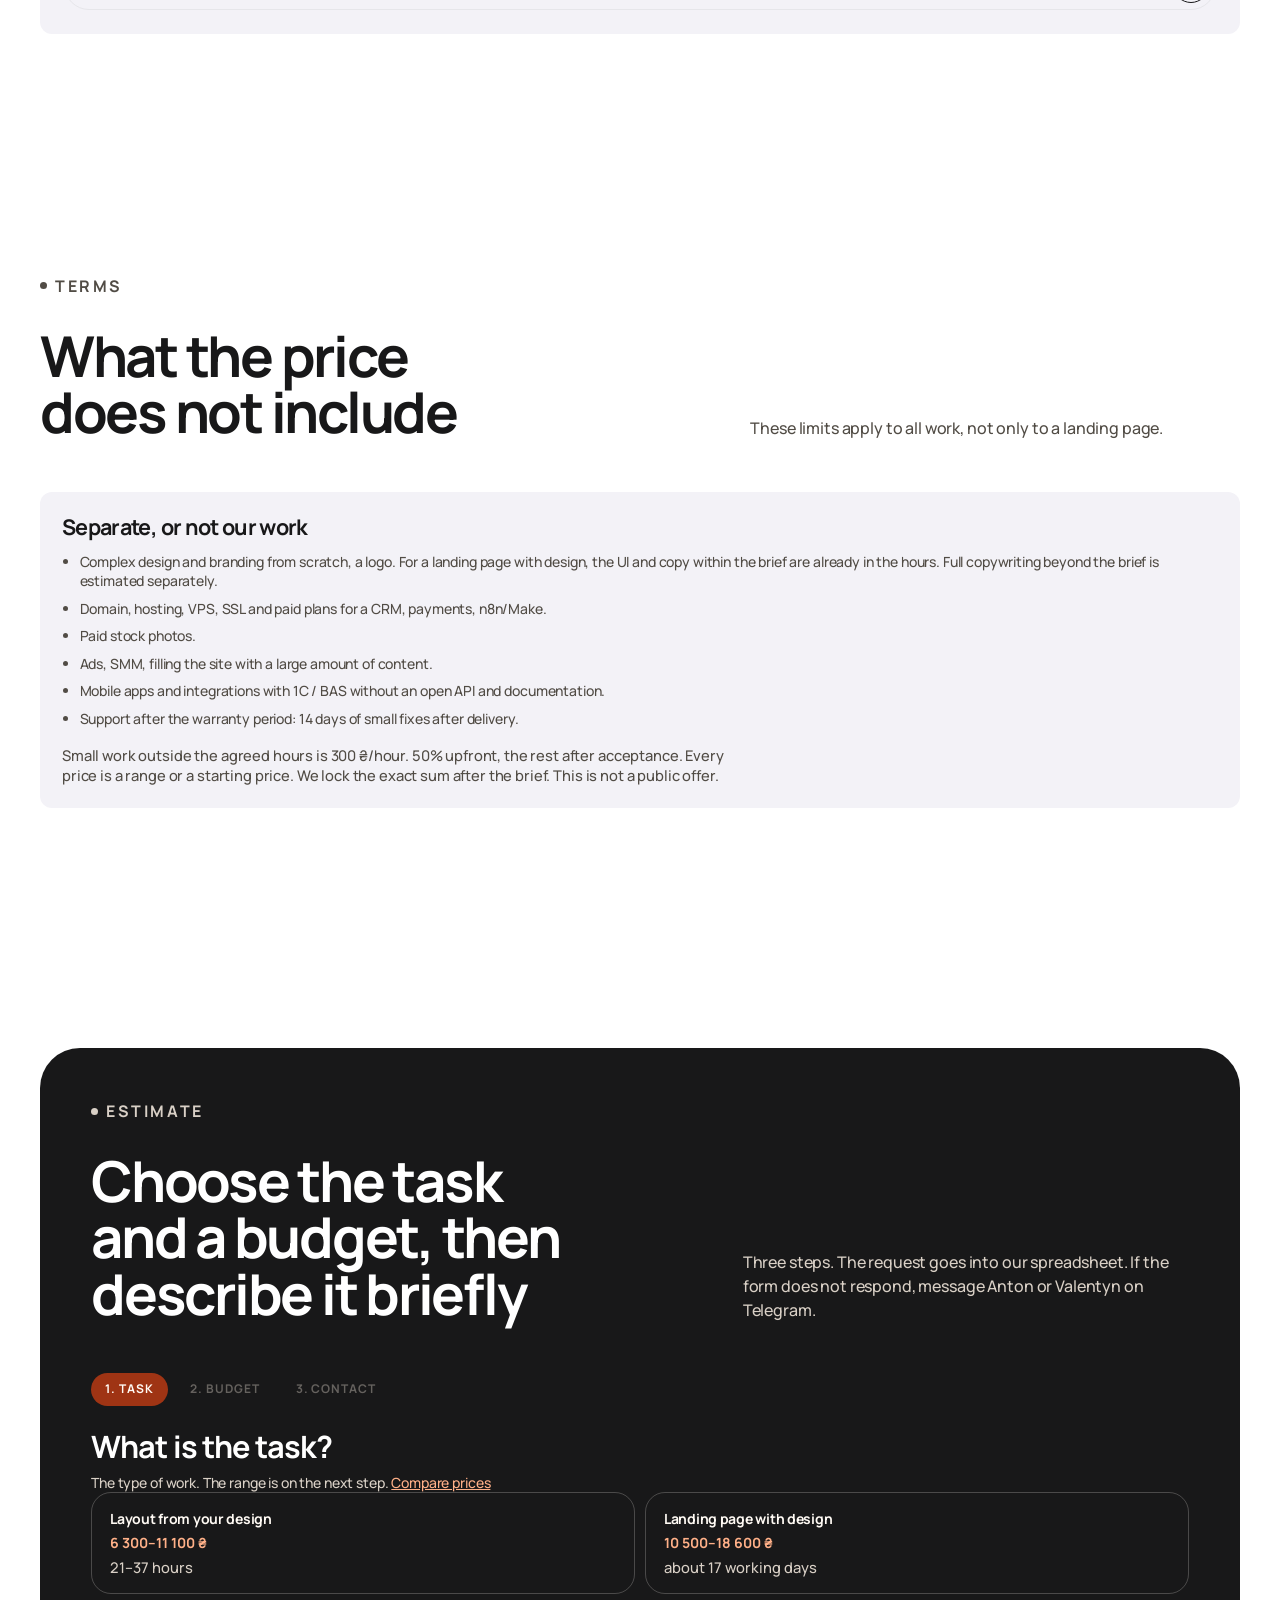
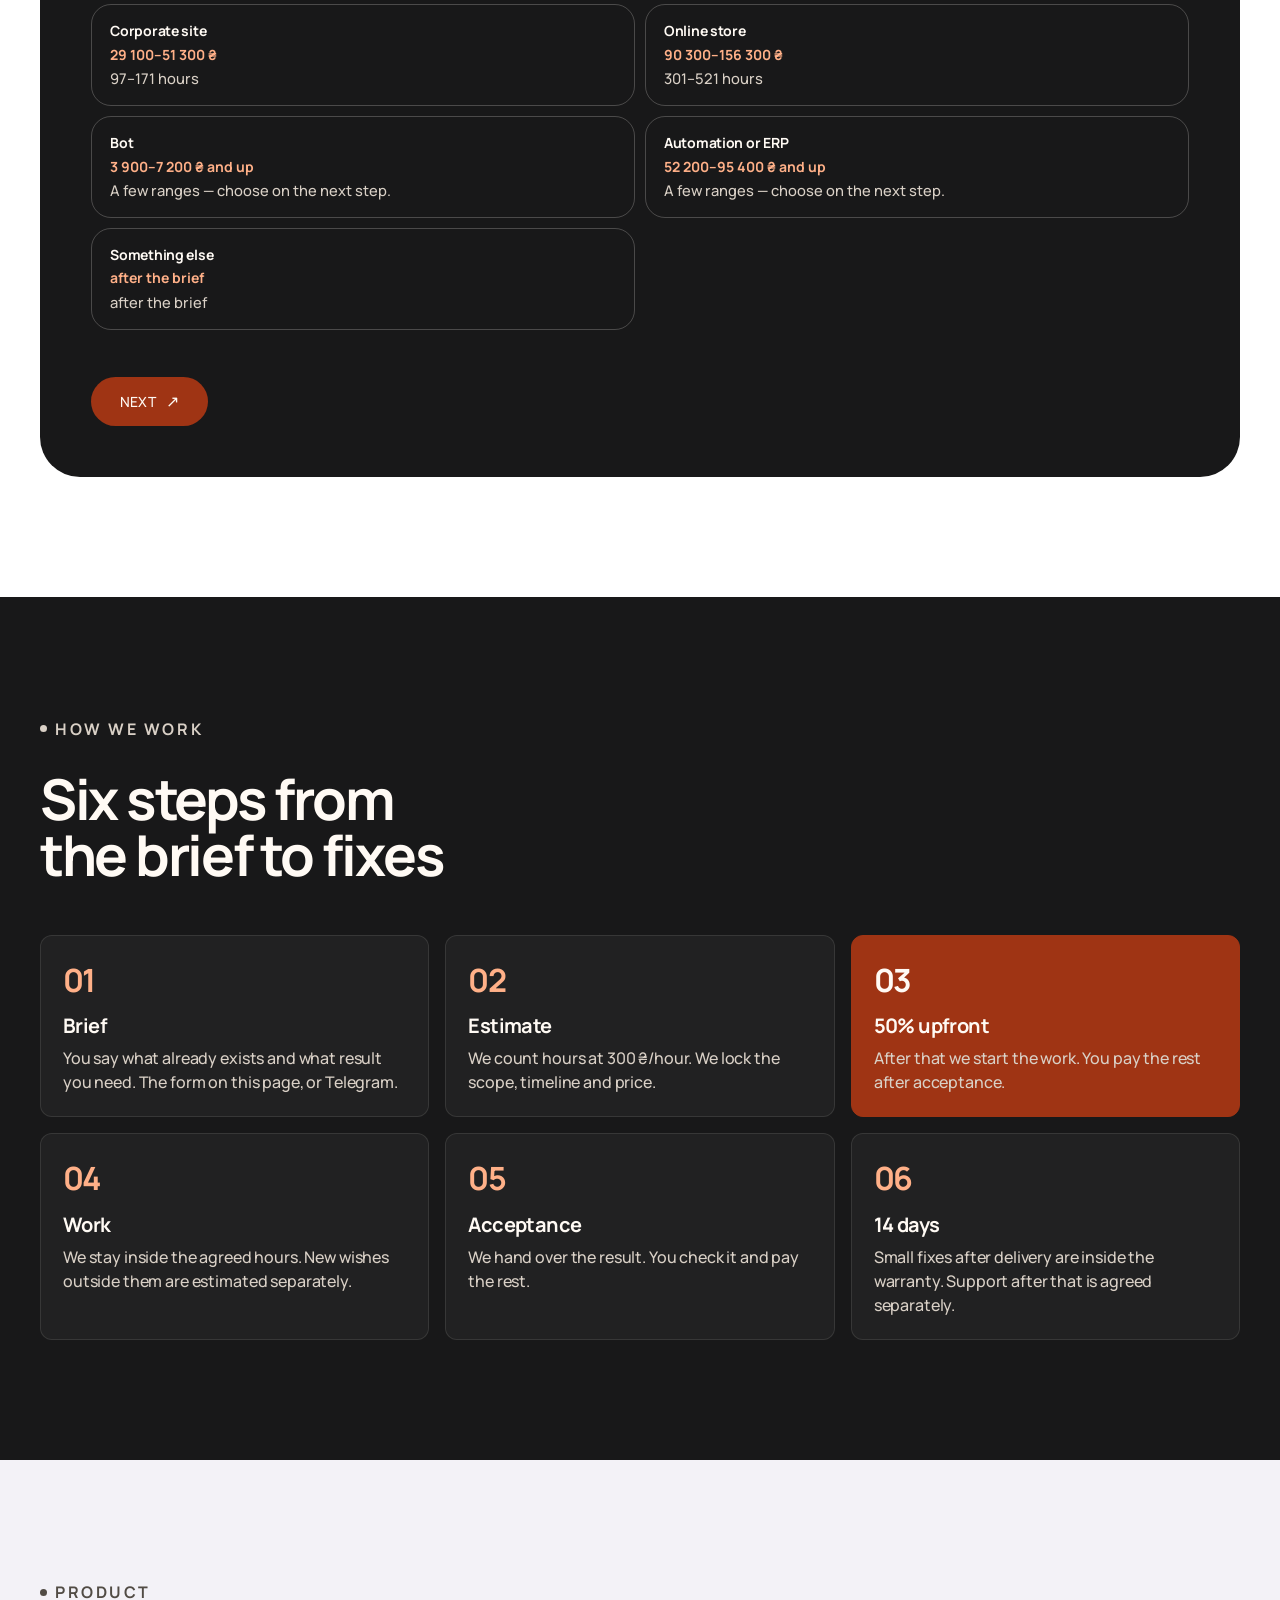
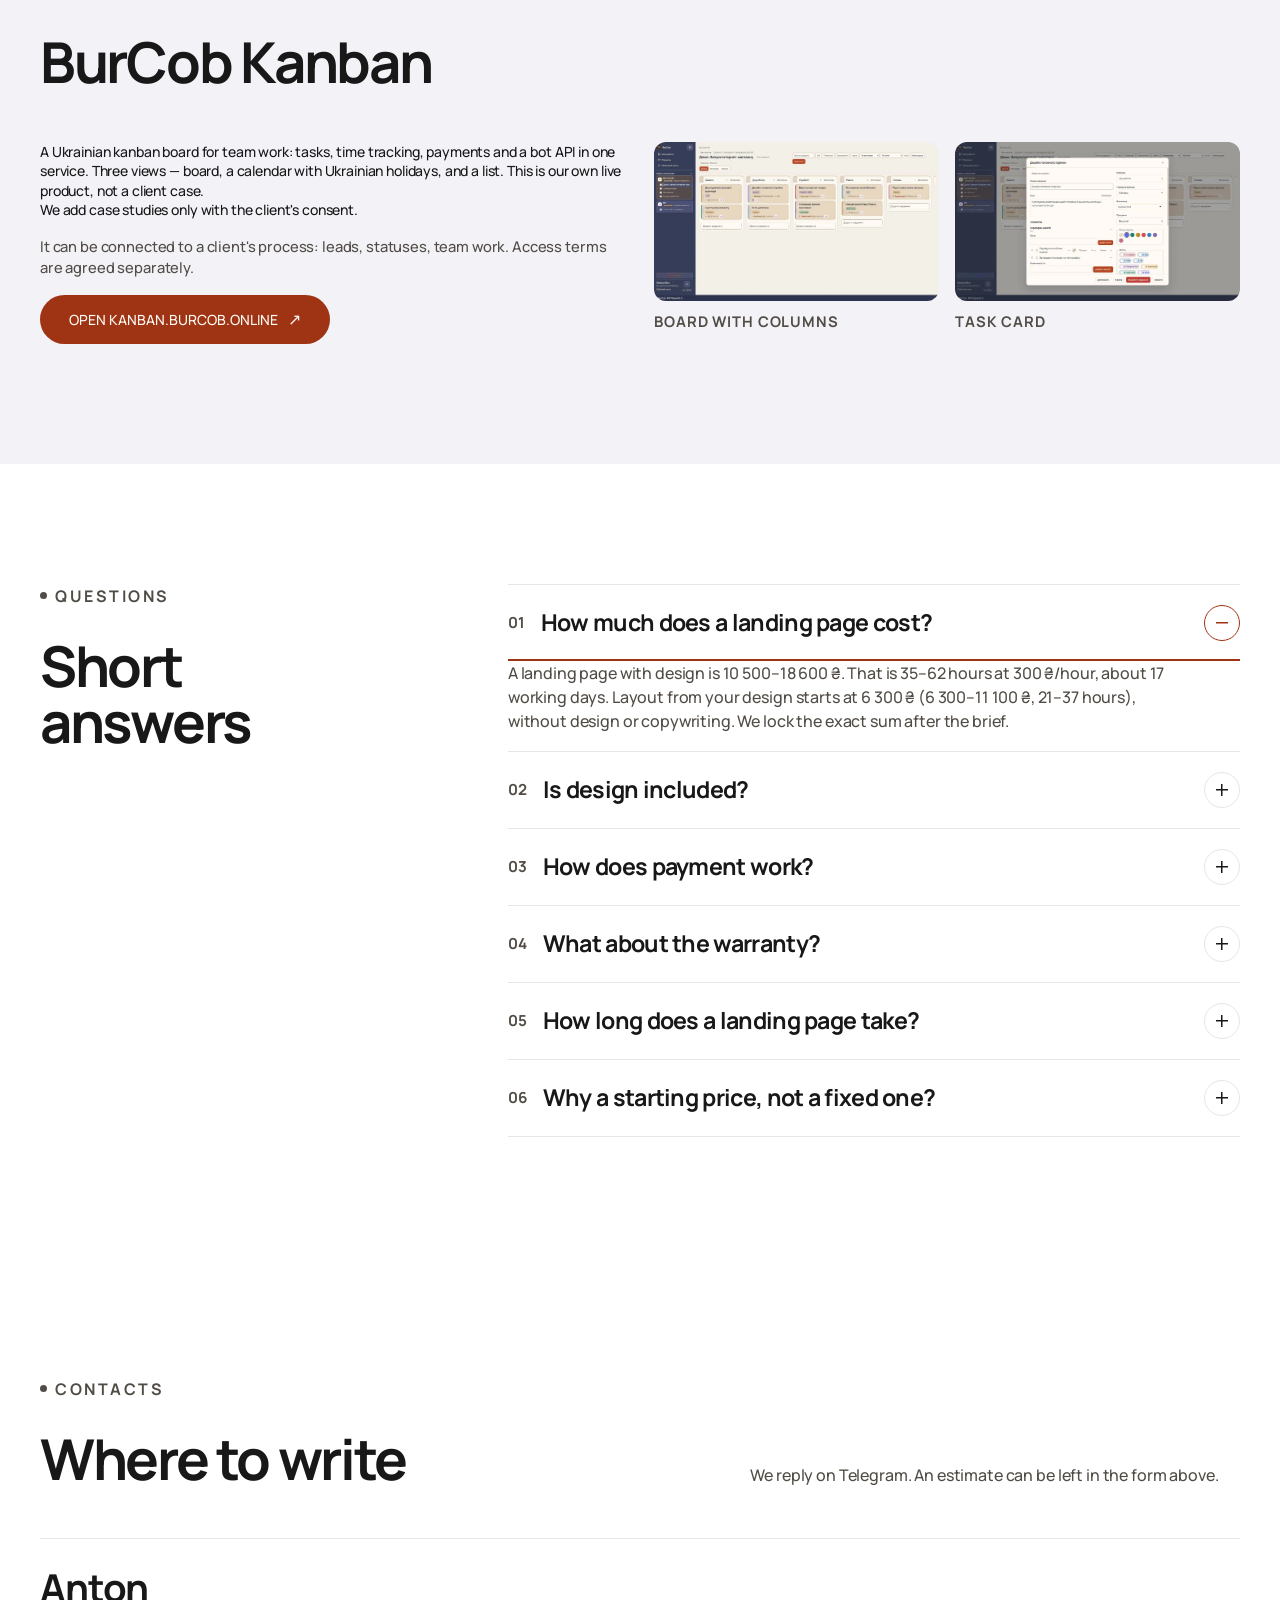
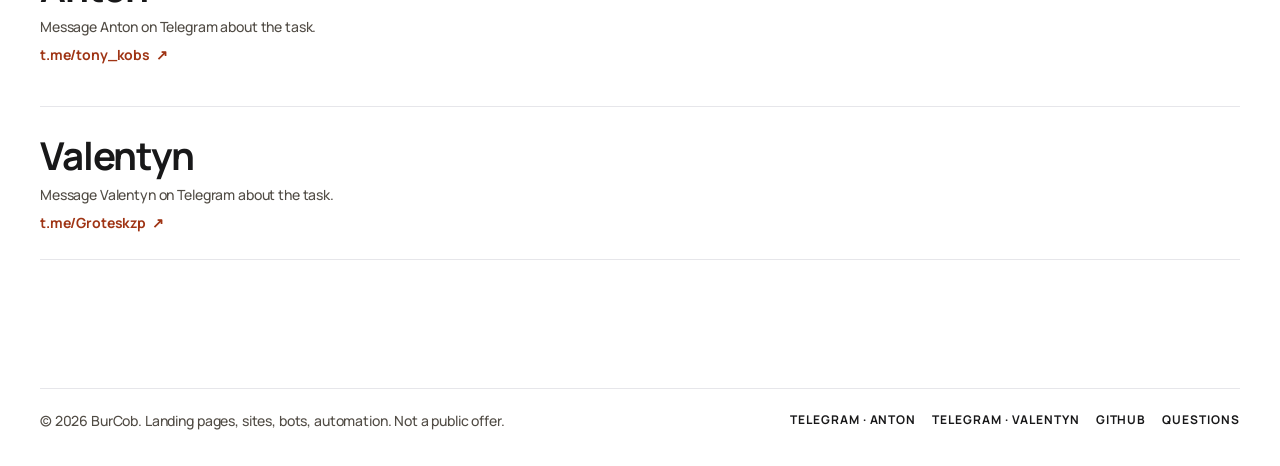
<file: en/index.html>
<!DOCTYPE html>
<html lang="en">
<head>
  <meta charset="utf-8">
  <meta name="viewport" content="width=device-width, initial-scale=1">
  <title>BurCob — turnkey landing page: stages, hours and price</title>
  <meta name="description" content="Landing page with design 10 500–18 600 ₴, layout from your design from 6 300 ₴. Brief, estimate, 50% upfront. The exact price comes after the brief.">
  <meta name="author" content="BurCob">
  <meta name="robots" content="index, follow">
  <meta name="theme-color" content="#181819">
  <link rel="canonical" href="https://www.burcob.online/en/">
  <link rel="alternate" hreflang="uk" href="https://www.burcob.online/">
  <link rel="alternate" hreflang="en" href="https://www.burcob.online/en/">
  <link rel="alternate" hreflang="x-default" href="https://www.burcob.online/">
  <meta property="og:type" content="website">
  <meta property="og:locale" content="en_US">
  <meta property="og:locale:alternate" content="uk_UA">
  <meta property="og:site_name" content="BurCob">
  <meta property="og:title" content="BurCob — turnkey landing page: stages, hours and price">
  <meta property="og:description" content="Landing page with design 10 500–18 600 ₴, layout from your design from 6 300 ₴. Brief, estimate, 50% upfront. The exact price comes after the brief.">
  <meta property="og:url" content="https://www.burcob.online/en/">
  <meta property="og:image" content="https://www.burcob.online/assets/og-en.jpg">
  <meta property="og:image:width" content="1200">
  <meta property="og:image:height" content="630">
  <meta property="og:image:alt" content="BurCob — turnkey landing page: stages, hours and price">
  <meta name="twitter:card" content="summary_large_image">
  <meta name="twitter:title" content="BurCob — turnkey landing page: stages, hours and price">
  <meta name="twitter:description" content="Landing page with design 10 500–18 600 ₴, layout from your design from 6 300 ₴. Brief, estimate, 50% upfront.">
  <meta name="twitter:image" content="https://www.burcob.online/assets/og-en.jpg">
  <meta name="twitter:image:alt" content="BurCob — turnkey landing page: stages, hours and price">
  <link rel="icon" href="/favicon.ico" sizes="any">
  <link rel="icon" type="image/png" href="/assets/favicon-32.png" sizes="32x32">
  <link rel="apple-touch-icon" href="/assets/apple-touch-icon.png">
  <link rel="manifest" href="/site.webmanifest">
  <link rel="preload" href="/assets/logo.webp" as="image" type="image/webp">
  <link rel="preload" href="/assets/fonts/manrope-latin.woff2" as="font" type="font/woff2" crossorigin>
  <link rel="stylesheet" href="/css/styles.css">
  <script>
    (function () {
      var KEY = "burcob-lang";
      var here = document.documentElement.lang === "en" ? "en" : "uk";
      try {
        var saved = localStorage.getItem(KEY);
        if (saved === "uk" || saved === "en") return;
        var ua = navigator.userAgent || "";
        if (navigator.webdriver) return;
        if (/googlebot|adsbot-google|mediapartners-google|bingbot|bingpreview|duckduckbot|baiduspider|yandexbot|slurp|facebookexternalhit|facebot|ia_archiver|semrushbot|ahrefsbot|mj12bot|dotbot|petalbot|bytespider|amazonbot|gptbot|chatgpt-user|oai-searchbot|claudebot|anthropic-ai|perplexitybot|applebot|twitterbot|linkedinbot|slackbot|telegrambot|discordbot|pinterestbot|redditbot|embedly|vkshare|w3c_validator|lighthouse|chrome-lighthouse|headlesschrome|google-inspectiontool|seznambot|screaming frog|crawler|spider/i.test(ua)) return;
        var list = navigator.languages && navigator.languages.length ? navigator.languages : [navigator.language || "en"];
        var target = "en";
        for (var i = 0; i < list.length; i++) {
          var code = String(list[i] || "").toLowerCase().split("-")[0];
          if (code === "uk" || code === "ru") { target = "uk"; break; }
          if (code === "en") { target = "en"; break; }
        }
        localStorage.setItem(KEY, target);
        if (target !== here) location.replace(target === "en" ? "/en/" : "/");
      } catch (error) {}
    })();
  </script>
  <script>
    (function () {
      document.documentElement.classList.add("js");
      try {
        var stored = localStorage.getItem("burcob-theme");
        var theme = stored === "light" || stored === "dark"
          ? stored
          : (window.matchMedia("(prefers-color-scheme: dark)").matches ? "dark" : "light");
        document.documentElement.setAttribute("data-theme", theme);
        var meta = document.querySelector('meta[name="theme-color"]');
        if (meta) meta.setAttribute("content", theme === "dark" ? "#101012" : "#181819");
      } catch (error) {}
    })();
  </script>
  <script type="application/ld+json">
  {
    "@context": "https://schema.org",
    "@graph": [
      {
        "@type": ["Organization", "ProfessionalService"],
        "@id": "https://www.burcob.online/#organization",
        "name": "BurCob",
        "url": "https://www.burcob.online/en/",
        "logo": "https://www.burcob.online/assets/logo.webp",
        "image": "https://www.burcob.online/assets/og-en.jpg",
        "description": "BurCob studio: landing pages, sites, bots and automation. Rate 300 hryvnias per hour. The exact price comes after the brief.",
        "knowsLanguage": ["uk", "en"],
        "areaServed": "UA",
        "sameAs": ["https://github.com/BurCob"],
        "contactPoint": [
          {
            "@type": "ContactPoint",
            "contactType": "customer support",
            "url": "https://t.me/tony_kobs",
            "availableLanguage": ["Ukrainian", "English"]
          },
          {
            "@type": "ContactPoint",
            "contactType": "customer support",
            "url": "https://t.me/Groteskzp",
            "availableLanguage": ["Ukrainian", "English"]
          }
        ],
        "hasOfferCatalog": {
          "@type": "OfferCatalog",
          "name": "BurCob services",
          "itemListElement": [
            {
              "@type": "AggregateOffer",
              "priceCurrency": "UAH",
              "lowPrice": "6300",
              "highPrice": "11100",
              "itemOffered": {
                "@type": "Service",
                "name": "Layout from your design",
                "description": "21–37 hours. From 6300 UAH. The exact price comes after the brief."
              }
            },
            {
              "@type": "AggregateOffer",
              "priceCurrency": "UAH",
              "lowPrice": "10500",
              "highPrice": "18600",
              "itemOffered": {
                "@type": "Service",
                "name": "Turnkey landing page with design",
                "description": "35–62 hours, about 17 working days. 50/50 payment, 14-day warranty."
              }
            },
            {
              "@type": "AggregateOffer",
              "priceCurrency": "UAH",
              "lowPrice": "29100",
              "highPrice": "51300",
              "itemOffered": {
                "@type": "Service",
                "name": "Corporate site",
                "description": "97–171 hours. The exact price comes after the brief."
              }
            },
            {
              "@type": "AggregateOffer",
              "priceCurrency": "UAH",
              "lowPrice": "90300",
              "highPrice": "156300",
              "itemOffered": {
                "@type": "Service",
                "name": "Complex site or online store",
                "description": "301–521 hours. The exact price comes after the brief."
              }
            },
            {
              "@type": "AggregateOffer",
              "priceCurrency": "UAH",
              "lowPrice": "3900",
              "highPrice": "7200",
              "itemOffered": {
                "@type": "Service",
                "name": "FAQ bot",
                "description": "The exact price comes after the brief."
              }
            },
            {
              "@type": "AggregateOffer",
              "priceCurrency": "UAH",
              "lowPrice": "13200",
              "highPrice": "23700",
              "itemOffered": {
                "@type": "Service",
                "name": "Orders bot with payment",
                "description": "The exact price comes after the brief."
              }
            },
            {
              "@type": "AggregateOffer",
              "priceCurrency": "UAH",
              "lowPrice": "10500",
              "highPrice": "18900",
              "itemOffered": {
                "@type": "Service",
                "name": "CRM or spreadsheet bot",
                "description": "The exact price comes after the brief."
              }
            },
            {
              "@type": "AggregateOffer",
              "priceCurrency": "UAH",
              "lowPrice": "15300",
              "highPrice": "27600",
              "itemOffered": {
                "@type": "Service",
                "name": "AI bot",
                "description": "The exact price comes after the brief."
              }
            },
            {
              "@type": "AggregateOffer",
              "priceCurrency": "UAH",
              "lowPrice": "52200",
              "highPrice": "95400",
              "itemOffered": {
                "@type": "Service",
                "name": "ERP MVP",
                "description": "MVP, exact estimate after the brief."
              }
            },
            {
              "@type": "AggregateOffer",
              "priceCurrency": "UAH",
              "lowPrice": "20400",
              "highPrice": "38400",
              "itemOffered": {
                "@type": "Service",
                "name": "RAG MVP",
                "description": "Knowledge-base assistant. MVP, exact estimate after the brief."
              }
            }
          ]
        }
      },
      {
        "@type": "FAQPage",
        "@id": "https://www.burcob.online/en/#faq",
        "url": "https://www.burcob.online/en/#faq",
        "mainEntity": [
          {
            "@type": "Question",
            "name": "How much does a landing page cost?",
            "acceptedAnswer": {
              "@type": "Answer",
              "text": "A landing page with design is 10 500–18 600 ₴. That is 35–62 hours at 300 ₴/hour, about 17 working days. Layout from your design starts at 6 300 ₴ (6 300–11 100 ₴, 21–37 hours), without design or copywriting. We lock the exact sum after the brief."
            }
          },
          {
            "@type": "Question",
            "name": "Is design included?",
            "acceptedAnswer": {
              "@type": "Answer",
              "text": "A landing page with design includes the brief, wireframe, copy within the brief, desktop and mobile UI, layout, a form, basic SEO, QA, launch and 2–4 hours of revisions. Layout from your design does not include design or copy: we start from a finished mockup. Hosting, a domain, paid stock photos, ads, a logo and content beyond the brief are not included."
            }
          },
          {
            "@type": "Question",
            "name": "How does payment work?",
            "acceptedAnswer": {
              "@type": "Answer",
              "text": "After the estimate, 50% upfront and the rest after acceptance. The rate is 300 ₴ per hour. Work outside the agreed hours is billed at this rate."
            }
          },
          {
            "@type": "Question",
            "name": "What about the warranty?",
            "acceptedAnswer": {
              "@type": "Answer",
              "text": "After delivery there are 14 days for small fixes inside the agreed scope. Support after these 14 days is agreed separately."
            }
          },
          {
            "@type": "Question",
            "name": "How long does a landing page take?",
            "acceptedAnswer": {
              "@type": "Answer",
              "text": "A landing page with design takes about 17 working days (35–62 hours). Layout from a finished design takes 21–37 hours. We name the timeline for other work after the brief."
            }
          },
          {
            "@type": "Question",
            "name": "Why a starting price, not a fixed one?",
            "acceptedAnswer": {
              "@type": "Answer",
              "text": "The hours on the tech card are a range, because the scope depends on the brief. Before we start we show the bounds. We name the exact price after the brief, before the prepayment."
            }
          }
        ]
      }
    ]
  }
  </script>
</head>
<body>
  <a class="skip" href="#zmist">Skip to content</a>
  <header class="site-header" id="top">
    <div class="wrap header-inner">
      <a class="brand" href="#top">
        <img src="/assets/logo.webp" alt="" width="640" height="640">
        <span>BurCob</span>
      </a>
      <nav class="nav" id="site-nav" aria-label="Page sections">
        <a href="#poslugy">Services</a>
        <a href="#zayavka">Estimate</a>
        <a href="#proces">Process</a>
        <a href="#produkt">Product</a>
        <div class="nav-lang">
          <nav class="lang-switch" aria-label="Language">
            <a href="/" hreflang="uk" lang="uk" data-lang="uk">UA</a>
            <a href="/en/" hreflang="en" lang="en" data-lang="en" aria-current="page">EN</a>
          </nav>
        </div>
      </nav>
      <div class="header-tools">
        <nav class="lang-switch" aria-label="Language">
          <a href="/" hreflang="uk" lang="uk" data-lang="uk">UA</a>
          <a href="/en/" hreflang="en" lang="en" data-lang="en" aria-current="page">EN</a>
        </nav>
        <a class="btn btn-primary header-cta" href="#zayavka">Estimate</a>
        <button class="icon-btn" id="theme-toggle" type="button" aria-label="Switch to dark theme">
          <svg class="icon-moon" viewBox="0 0 24 24" aria-hidden="true" fill="none" stroke="currentColor" stroke-width="1.8">
            <path d="M20 14.5A8 8 0 1 1 9.5 4 6.5 6.5 0 0 0 20 14.5z"></path>
          </svg>
          <svg class="icon-sun" viewBox="0 0 24 24" aria-hidden="true" fill="none" stroke="currentColor" stroke-width="1.8">
            <circle cx="12" cy="12" r="4"></circle>
            <path d="M12 3v2M12 19v2M3 12h2M19 12h2M5.6 5.6l1.4 1.4M17 17l1.4 1.4M18.4 5.6 17 7M7 17l-1.4 1.4"></path>
          </svg>
        </button>
        <button class="nav-toggle" id="nav-toggle" type="button" aria-expanded="false" aria-controls="site-nav">
          <span class="sr-only">Menu</span>
          <svg viewBox="0 0 24 24" aria-hidden="true" fill="none" stroke="currentColor" stroke-width="1.8">
            <path d="M4 7h16M4 12h16M4 17h16"></path>
          </svg>
        </button>
      </div>
    </div>
  </header>

  <main id="zmist">
    <section class="hero">
      <div class="wrap">
        <div class="hero-grid">
          <div>
            <p class="kicker">Estimate before we start</p>
            <h1>Turnkey landing page: design, layout, leads. Stages, hours and price before we start</h1>
            <p class="lede">First a brief, then an estimate, then a 50% prepayment. A landing page with design is 10&nbsp;500–18&nbsp;600&nbsp;₴, about 17 working days. We lock the exact sum after the brief.</p>
            <div class="actions">
              <a class="btn btn-primary" href="#zayavka">Get an estimate</a>
              <a class="btn btn-ghost" href="https://t.me/tony_kobs" target="_blank" rel="noopener noreferrer">Message on Telegram</a>
            </div>
          </div>
          <div class="hero-art">
            <div class="seal">
              <img src="/assets/logo.webp" width="640" height="640" alt="BurCob — an origami hobby falcon" fetchpriority="high" decoding="async">
            </div>
            <aside class="slip" aria-label="Price guide">
              <h2>Two tracks</h2>
              <ol>
                <li><span>Layout from a design</span> <strong>from 6&nbsp;300&nbsp;₴</strong></li>
                <li><span>With design</span> <strong>10&nbsp;500–18&nbsp;600&nbsp;₴</strong></li>
              </ol>
              <a href="#techkarta">Landing tech card</a>
            </aside>
          </div>
        </div>
        <ul class="chips">
          <li>Price after the brief</li>
          <li>Payment 50/50</li>
          <li>14-day warranty</li>
        </ul>
      </div>
    </section>

    <section class="section" id="techkarta">
      <div class="wrap reveal">
        <div class="section-head">
          <p class="kicker">Landing tech card</p>
          <h2>Turnkey landing page with design: 11 stages</h2>
          <p>Rate 300&nbsp;₴/hour. Hours are a range, because the scope depends on the brief. We name the exact price after it.</p>
        </div>
        <ol class="stages">
          <li class="stage">
            <span class="n">01</span>
            <div>
              <h3>Brief</h3>
              <p>We pin down the task and what counts as done.</p>
            </div>
            <span class="hours">2–3 h</span>
          </li>
          <li class="stage">
            <span class="n">02</span>
            <div>
              <h3>Wireframe</h3>
              <p>Block structure before the visual design.</p>
            </div>
            <span class="hours">3–5 h</span>
          </li>
          <li class="stage">
            <span class="n">03</span>
            <div>
              <h3>Copywriting</h3>
              <p>Block copy within the brief.</p>
            </div>
            <span class="hours">3–6 h</span>
          </li>
          <li class="stage">
            <span class="n">04</span>
            <div>
              <h3>UI, desktop</h3>
              <p>Page mockup for a large screen.</p>
            </div>
            <span class="hours">8–14 h</span>
          </li>
          <li class="stage">
            <span class="n">05</span>
            <div>
              <h3>Mobile</h3>
              <p>The same mockup for a phone.</p>
            </div>
            <span class="hours">3–5 h</span>
          </li>
          <li class="stage">
            <span class="n">06</span>
            <div>
              <h3>Layout</h3>
              <p>Building the page from the mockup.</p>
            </div>
            <span class="hours">8–14 h</span>
          </li>
          <li class="stage">
            <span class="n">07</span>
            <div>
              <h3>Form</h3>
              <p>A lead form to Telegram or email.</p>
            </div>
            <span class="hours">2–3 h</span>
          </li>
          <li class="stage">
            <span class="n">08</span>
            <div>
              <h3>SEO</h3>
              <p>Title, description, headings, basic markup.</p>
            </div>
            <span class="hours">1–3 h</span>
          </li>
          <li class="stage">
            <span class="n">09</span>
            <div>
              <h3>QA</h3>
              <p>Phone and desktop.</p>
            </div>
            <span class="hours">2–3 h</span>
          </li>
          <li class="stage">
            <span class="n">10</span>
            <div>
              <h3>Launch</h3>
              <p>Publishing on the agreed hosting.</p>
            </div>
            <span class="hours">1–2 h</span>
          </li>
          <li class="stage">
            <span class="n">11</span>
            <div>
              <h3>Revisions</h3>
              <p>One pass inside these hours.</p>
            </div>
            <span class="hours">2–4 h</span>
          </li>
        </ol>
        <div class="tech-total">
          <p><span>Total</span> <strong>35–62 h</strong></p>
          <p><span>Price</span> <strong>10&nbsp;500–18&nbsp;600&nbsp;₴</strong></p>
          <p><span>Rate</span> <strong>300&nbsp;₴/h</strong></p>
          <p><span>Time</span> <strong>~17 working days</strong></p>
        </div>
        <p class="fine">Layout from your design takes only the brief, layout, mobile, form, SEO, QA, launch and revisions from this card: 21–37 h, from 6&nbsp;300&nbsp;₴ (6&nbsp;300–11&nbsp;100&nbsp;₴). No wireframe, copywriting or UI.</p>
        <div class="split-notes">
          <div>
            <h3>Included</h3>
            <ul>
              <li>Brief, wireframe and copy within the brief.</li>
              <li>Desktop and mobile UI.</li>
              <li>Layout, lead form, basic SEO.</li>
              <li>QA, launch and 2–4 h of revisions.</li>
            </ul>
          </div>
          <div>
            <h3>Not included</h3>
            <ul>
              <li>Hosting, domain, SSL.</li>
              <li>Paid stock photos.</li>
              <li>Ads.</li>
              <li>Content beyond the brief.</li>
              <li>A logo and branding from scratch.</li>
            </ul>
          </div>
        </div>
        <p class="fine">Revisions on the card are one pass, 2–4 hours. Payment is 50/50: 50% after the estimate, the rest after acceptance. After delivery, 14 days of warranty for small fixes inside the scope.</p>
      </div>
    </section>

    <section class="section" id="poslugy">
      <div class="wrap reveal">
        <div class="section-head">
          <p class="kicker">Services and prices</p>
          <h2>Ranges before we start</h2>
          <p>Rate 300&nbsp;₴/hour. Every sum is a range or a starting price. We lock the exact price after the brief. This is not a public offer.</p>
        </div>

        <div class="tracks">
          <article class="service track" id="verstka">
            <div class="service-head">
              <span class="idx">A</span>
              <div>
                <h3>Layout from your design</h3>
                <p>A separate, cheaper track. No design and no copywriting.</p>
              </div>
            </div>
            <div class="packages single">
              <article class="package" data-service="Layout from your design" data-package="21–37 hours" data-price="6 300–11 100 ₴" data-time="21–37 hours">
                <header>
                  <h4>21–37 h</h4>
                  <p class="time">after the brief</p>
                </header>
                <p class="price"><span class="sum">from 6&nbsp;300&nbsp;₴</span> <span class="usd">6&nbsp;300–11&nbsp;100&nbsp;₴</span></p>
                <p class="desc">From the tech card: brief 2–3, layout 8–14, mobile 3–5, form 2–3, SEO 1–3, QA 2–3, launch 1–2, revisions 2–4. The exact price comes after the brief.</p>
                <button class="btn btn-ghost" type="button" data-choose>Choose</button>
              </article>
            </div>
          </article>

          <article class="service track track-main" id="dizain">
            <div class="service-head">
              <span class="idx">B</span>
              <div>
                <h3>Turnkey landing page with design</h3>
                <p>The full tech card, from the brief to revisions.</p>
              </div>
            </div>
            <div class="packages single">
              <article class="package" data-service="Landing page with design" data-package="35–62 hours" data-price="10 500–18 600 ₴" data-time="about 17 working days">
                <header>
                  <h4>35–62 h</h4>
                  <p class="time">~17 working days</p>
                </header>
                <p class="price"><span class="sum">10&nbsp;500–18&nbsp;600&nbsp;₴</span></p>
                <p class="desc">Design, copy within the brief, layout, form, basic SEO, launch. Payment 50/50. 14-day warranty. The exact price comes after the brief.</p>
                <button class="btn btn-ghost" type="button" data-choose>Choose</button>
              </article>
            </div>
          </article>
        </div>

        <div class="pair">
          <article class="service">
            <div class="service-head">
              <div>
                <h3>Corporate site</h3>
                <p>Several pages, structure and basic content from the brief.</p>
              </div>
            </div>
            <div class="packages single">
              <article class="package" data-service="Corporate site" data-package="97–171 hours" data-price="29 100–51 300 ₴" data-time="97–171 hours">
                <header>
                  <h4>97–171 h</h4>
                  <p class="time">after the brief</p>
                </header>
                <p class="price"><span class="sum">29&nbsp;100–51&nbsp;300&nbsp;₴</span></p>
                <p class="desc">The exact price comes after the brief.</p>
                <button class="btn btn-ghost" type="button" data-choose>Choose</button>
              </article>
            </div>
          </article>
          <article class="service">
            <div class="service-head">
              <div>
                <h3>Online store</h3>
                <p>A complex site or an online store.</p>
              </div>
            </div>
            <div class="packages single">
              <article class="package" data-service="Online store" data-package="301–521 hours" data-price="90 300–156 300 ₴" data-time="301–521 hours">
                <header>
                  <h4>301–521 h</h4>
                  <p class="time">after the brief</p>
                </header>
                <p class="price"><span class="sum">90&nbsp;300–156&nbsp;300&nbsp;₴</span></p>
                <p class="desc">The exact price comes after the brief.</p>
                <button class="btn btn-ghost" type="button" data-choose>Choose</button>
              </article>
            </div>
          </article>
        </div>

        <article class="service">
          <div class="service-head">
            <div>
              <h3>Bot</h3>
              <p>Four types. The exact price comes after the brief.</p>
            </div>
          </div>
          <div class="packages">
            <article class="package" data-service="Bot" data-package="FAQ bot" data-price="3 900–7 200 ₴" data-time="after the brief">
              <header>
                <h4>FAQ bot</h4>
                <p class="time">after the brief</p>
              </header>
              <p class="price"><span class="sum">3&nbsp;900–7&nbsp;200&nbsp;₴</span></p>
              <p class="desc">Answers to common questions. The exact price comes after the brief.</p>
              <button class="btn btn-ghost" type="button" data-choose>Choose</button>
            </article>
            <article class="package" data-service="Bot" data-package="Orders with payment" data-price="13 200–23 700 ₴" data-time="after the brief">
              <header>
                <h4>Orders with payment</h4>
                <p class="time">after the brief</p>
              </header>
              <p class="price"><span class="sum">13&nbsp;200–23&nbsp;700&nbsp;₴</span></p>
              <p class="desc">An orders bot with payment. The exact price comes after the brief.</p>
              <button class="btn btn-ghost" type="button" data-choose>Choose</button>
            </article>
            <article class="package" data-service="Bot" data-package="CRM or spreadsheet" data-price="10 500–18 900 ₴" data-time="after the brief">
              <header>
                <h4>CRM or spreadsheet</h4>
                <p class="time">after the brief</p>
              </header>
              <p class="price"><span class="sum">10&nbsp;500–18&nbsp;900&nbsp;₴</span></p>
              <p class="desc">A bot for a CRM or Google Sheets. The exact price comes after the brief.</p>
              <button class="btn btn-ghost" type="button" data-choose>Choose</button>
            </article>
            <article class="package" data-service="Bot" data-package="AI bot" data-price="15 300–27 600 ₴" data-time="after the brief">
              <header>
                <h4>AI bot</h4>
                <p class="time">after the brief</p>
              </header>
              <p class="price"><span class="sum">15&nbsp;300–27&nbsp;600&nbsp;₴</span></p>
              <p class="desc">The exact price comes after the brief.</p>
              <button class="btn btn-ghost" type="button" data-choose>Choose</button>
            </article>
          </div>
        </article>

        <article class="service">
          <div class="service-head">
            <div>
              <h3>Automation or ERP</h3>
              <p>MVP, exact estimate after the brief.</p>
            </div>
          </div>
          <div class="packages">
            <article class="package" data-service="Automation or ERP" data-package="ERP MVP" data-price="52 200–95 400 ₴" data-time="MVP, after the brief">
              <header>
                <h4>ERP MVP</h4>
                <p class="time">MVP</p>
              </header>
              <p class="price"><span class="sum">52&nbsp;200–95&nbsp;400&nbsp;₴</span></p>
              <p class="desc">MVP, exact estimate after the brief.</p>
              <button class="btn btn-ghost" type="button" data-choose>Choose</button>
            </article>
            <article class="package" data-service="Automation or ERP" data-package="RAG MVP" data-price="20 400–38 400 ₴" data-time="MVP, after the brief">
              <header>
                <h4>RAG MVP</h4>
                <p class="time">MVP</p>
              </header>
              <p class="price"><span class="sum">20&nbsp;400–38&nbsp;400&nbsp;₴</span></p>
              <p class="desc">A knowledge-base assistant. MVP, exact estimate after the brief.</p>
              <button class="btn btn-ghost" type="button" data-choose>Choose</button>
            </article>
          </div>
        </article>

        <article class="service">
          <div class="service-head">
            <div>
              <h3>Something else</h3>
              <p>A task that is not on the list. We will count hours after the brief at 300&nbsp;₴/hour.</p>
            </div>
          </div>
          <div class="packages single">
            <article class="package" data-service="Something else" data-package="After the brief" data-price="after the brief" data-time="after the brief">
              <header>
                <h4>After the brief</h4>
                <p class="time">300&nbsp;₴/h</p>
              </header>
              <p class="price"><span class="sum">after the brief</span></p>
              <p class="desc">Describe the task. We will name the exact price before we start.</p>
              <button class="btn btn-ghost" type="button" data-choose>Choose</button>
            </article>
          </div>
        </article>
      </div>
    </section>

    <section class="section" id="umovy">
      <div class="wrap reveal">
        <div class="section-head">
          <p class="kicker">Terms</p>
          <h2>What the price does not include</h2>
          <p>These limits apply to all work, not only to a landing page.</p>
        </div>
        <aside class="exclusions">
          <h3>Separate, or not our work</h3>
          <ul>
            <li>Complex design and branding from scratch, a logo. For a landing page with design, the UI and copy within the brief are already in the hours. Full copywriting beyond the brief is estimated separately.</li>
            <li>Domain, hosting, VPS, SSL and paid plans for a CRM, payments, n8n/Make.</li>
            <li>Paid stock photos.</li>
            <li>Ads, SMM, filling the site with a large amount of content.</li>
            <li>Mobile apps and integrations with 1C / BAS without an open API and documentation.</li>
            <li>Support after the warranty period: 14 days of small fixes after delivery.</li>
          </ul>
          <p class="fine">Small work outside the agreed hours is 300&nbsp;₴/hour. 50% upfront, the rest after acceptance. Every price is a range or a starting price. We lock the exact sum after the brief. This is not a public offer.</p>
        </aside>
      </div>
    </section>

    <section class="section" id="zayavka">
      <div class="wrap reveal">
        <div class="section-head">
          <p class="kicker">Estimate</p>
          <h2>Choose the task and a budget, then describe it briefly</h2>
          <p>Three steps. The request goes into our spreadsheet. If the form does not respond, message Anton or Valentyn on Telegram.</p>
        </div>
        <div class="funnel">
          <form id="lead-form" novalidate>
            <ol class="progress">
              <li><button type="button" data-goto="1">1. Task</button></li>
              <li><button type="button" data-goto="2">2. Budget</button></li>
              <li><button type="button" data-goto="3">3. Contact</button></li>
            </ol>

            <div class="step" data-step="1">
              <h3 tabindex="-1">What is the task?</h3>
              <p>The type of work. The range is on the next step. <a href="#poslugy">Compare prices</a></p>
              <div class="choices" id="choice-service"></div>
              <p class="step-error" role="alert"></p>
            </div>

            <div class="step" data-step="2" hidden>
              <h3 tabindex="-1">Which budget is closer?</h3>
              <p>These are bounds, not an invoice. We lock the exact sum after the brief.</p>
              <div class="choices" id="choice-package"></div>
              <p class="step-error" role="alert"></p>
            </div>

            <div class="step" data-step="3" hidden>
              <h3 tabindex="-1">How should we reach you?</h3>
              <p>Name, Telegram or phone, and a short task.</p>
              <div class="form-grid">
                <div class="form-row">
                  <div class="field">
                    <label for="lead-name">Name</label>
                    <input id="lead-name" name="name" type="text" autocomplete="name" maxlength="80" required>
                    <p class="error" id="lead-name-error"></p>
                  </div>
                  <div class="field">
                    <label for="lead-contact">Telegram or phone</label>
                    <input id="lead-contact" name="contact" type="text" autocomplete="on" inputmode="text" maxlength="120" placeholder="@telegram or +380…" required>
                    <p class="error" id="lead-contact-error"></p>
                  </div>
                </div>
                <div class="form-row">
                  <div class="field">
                    <label for="lead-service">Task</label>
                    <select id="lead-service" name="service" required></select>
                    <p class="error" id="lead-service-error"></p>
                  </div>
                  <div class="field">
                    <label for="lead-package">Budget</label>
                    <select id="lead-package" name="package" required></select>
                    <p class="error" id="lead-package-error"></p>
                  </div>
                </div>
                <p class="budget-line" id="budget-line">The budget appears after you choose a range.</p>
                <div class="field">
                  <label for="lead-task">The task, briefly</label>
                  <textarea id="lead-task" name="task" maxlength="2000" required placeholder="What already exists, what should appear, and by when."></textarea>
                  <p class="error" id="lead-task-error"></p>
                </div>
                <div class="field">
                  <label class="check" for="lead-consent">
                    <input id="lead-consent" name="consent" type="checkbox" value="yes" required>
                    <span>I agree that BurCob stores this data and contacts me about the request.</span>
                  </label>
                  <p class="error" id="lead-consent-error"></p>
                </div>
                <p class="fine">Name, contact and the task description are only so we can reply. This form does not start any other mailing.</p>
              </div>
            </div>

            <div class="hp" aria-hidden="true">
              <label for="company_url">Company website</label>
              <input id="company_url" name="company_url" type="text" tabindex="-1" autocomplete="off">
            </div>

            <div class="funnel-nav">
              <button class="btn btn-ghost" id="funnel-back" type="button">Back</button>
              <button class="btn btn-primary" id="funnel-next" type="button">Next</button>
              <button class="btn btn-primary" id="lead-submit" type="submit" hidden>Send request</button>
            </div>
          </form>

          <div class="banner" id="form-success" hidden tabindex="-1">
            <h3>Thank you</h3>
            <p>The request is saved. We will use the contact you left.</p>
          </div>
          <div class="banner is-error" id="form-error" role="alert" hidden>
            <p></p>
            <div class="actions">
              <a class="btn btn-primary" href="https://t.me/tony_kobs" target="_blank" rel="noopener noreferrer">Telegram · Anton</a>
              <a class="btn btn-ghost" href="https://t.me/Groteskzp" target="_blank" rel="noopener noreferrer">Telegram · Valentyn</a>
            </div>
          </div>
          <p class="sr-only" id="form-status" role="status"></p>
          <noscript>
            <p>To send a request with this form, enable JavaScript. Or message <a href="https://t.me/tony_kobs">Anton</a> or <a href="https://t.me/Groteskzp">Valentyn</a> on Telegram.</p>
          </noscript>
        </div>
        <iframe name="lead-frame" id="lead-frame" hidden title="Form response" tabindex="-1"></iframe>
      </div>
    </section>

    <section class="section" id="proces">
      <div class="wrap reveal">
        <div class="section-head">
          <p class="kicker">How we work</p>
          <h2>Six steps from the brief to fixes</h2>
        </div>
        <ol class="process">
          <li class="process-step">
            <span class="n">01</span>
            <h3>Brief</h3>
            <p>You say what already exists and what result you need. The form on this page, or Telegram.</p>
          </li>
          <li class="process-step">
            <span class="n">02</span>
            <h3>Estimate</h3>
            <p>We count hours at 300&nbsp;₴/hour. We lock the scope, timeline and price.</p>
          </li>
          <li class="process-step is-key">
            <span class="n">03</span>
            <h3>50% upfront</h3>
            <p>After that we start the work. You pay the rest after acceptance.</p>
          </li>
          <li class="process-step">
            <span class="n">04</span>
            <h3>Work</h3>
            <p>We stay inside the agreed hours. New wishes outside them are estimated separately.</p>
          </li>
          <li class="process-step">
            <span class="n">05</span>
            <h3>Acceptance</h3>
            <p>We hand over the result. You check it and pay the rest.</p>
          </li>
          <li class="process-step">
            <span class="n">06</span>
            <h3>14 days</h3>
            <p>Small fixes after delivery are inside the warranty. Support after that is agreed separately.</p>
          </li>
        </ol>
      </div>
    </section>

    <section class="section" id="produkt">
      <div class="wrap reveal">
        <div class="section-head">
          <p class="kicker">Product</p>
          <h2>BurCob Kanban</h2>
        </div>
        <div class="case-layout">
          <div class="case-copy">
            <p>A Ukrainian kanban board for team work: tasks, time tracking, payments and a bot API in one service. Three views — board, a calendar with Ukrainian holidays, and a list. This is our own live product, not a client case.</p>
            <p>We add case studies only with the client's consent.</p>
            <p class="fine">It can be connected to a client's process: leads, statuses, team work. Access terms are agreed separately.</p>
            <a class="btn btn-primary" href="https://kanban.burcob.online" target="_blank" rel="noopener noreferrer">Open kanban.burcob.online</a>
          </div>
          <div class="shots">
            <figure class="shot">
              <img src="/assets/kanban-doshka.webp" width="1400" height="782" alt="BurCob Kanban: a demo project board, Launch of an online store, with task columns" loading="lazy" decoding="async">
              <figcaption>Board with columns</figcaption>
            </figure>
            <figure class="shot">
              <img src="/assets/kanban-kartka.webp" width="1400" height="782" alt="BurCob Kanban: a task card with a description, checklist, labels, priority and due date" loading="lazy" decoding="async">
              <figcaption>Task card</figcaption>
            </figure>
          </div>
        </div>
      </div>
    </section>


    <section class="section" id="faq">
      <div class="wrap reveal">
        <div class="section-head">
          <p class="kicker">Questions</p>
          <h2>Short answers</h2>
        </div>
        <div class="faq-list">
          <details class="faq-item" open>
            <summary>How much does a landing page cost?</summary>
            <p>A landing page with design is 10&nbsp;500–18&nbsp;600&nbsp;₴. That is 35–62 hours at 300&nbsp;₴/hour, about 17 working days. Layout from your design starts at 6&nbsp;300&nbsp;₴ (6&nbsp;300–11&nbsp;100&nbsp;₴, 21–37 hours), without design or copywriting. We lock the exact sum after the brief.</p>
          </details>
          <details class="faq-item">
            <summary>Is design included?</summary>
            <p>A landing page with design includes the brief, wireframe, copy within the brief, desktop and mobile UI, layout, a form, basic SEO, QA, launch and 2–4 hours of revisions. Layout from your design does not include design or copy: we start from a finished mockup. Hosting, a domain, paid stock photos, ads, a logo and content beyond the brief are not included.</p>
          </details>
          <details class="faq-item">
            <summary>How does payment work?</summary>
            <p>After the estimate, 50% upfront and the rest after acceptance. The rate is 300&nbsp;₴ per hour. Work outside the agreed hours is billed at this rate.</p>
          </details>
          <details class="faq-item">
            <summary>What about the warranty?</summary>
            <p>After delivery there are 14 days for small fixes inside the agreed scope. Support after these 14 days is agreed separately.</p>
          </details>
          <details class="faq-item">
            <summary>How long does a landing page take?</summary>
            <p>A landing page with design takes about 17 working days (35–62 hours). Layout from a finished design takes 21–37 hours. We name the timeline for other work after the brief.</p>
          </details>
          <details class="faq-item">
            <summary>Why a starting price, not a fixed one?</summary>
            <p>The hours on the tech card are a range, because the scope depends on the brief. Before we start we show the bounds. We name the exact price after the brief, before the prepayment.</p>
          </details>
        </div>
      </div>
    </section>

    <section class="section" id="kontakty">
      <div class="wrap reveal">
        <div class="section-head">
          <p class="kicker">Contacts</p>
          <h2>Where to write</h2>
          <p>We reply on Telegram. An estimate can be left in the form above.</p>
        </div>
        <div class="contact-list">
          <a class="contact-card" href="https://t.me/tony_kobs" target="_blank" rel="noopener noreferrer">
            <h3>Anton</h3>
            <p>Message Anton on Telegram about the task.</p>
            <span>t.me/tony_kobs</span>
          </a>
          <a class="contact-card" href="https://t.me/Groteskzp" target="_blank" rel="noopener noreferrer">
            <h3>Valentyn</h3>
            <p>Message Valentyn on Telegram about the task.</p>
            <span>t.me/Groteskzp</span>
          </a>
        </div>
      </div>
    </section>
  </main>

  <footer class="site-footer">
    <div class="wrap footer-inner">
      <p>© 2026 BurCob. Landing pages, sites, bots, automation. Not a public offer.</p>
      <nav aria-label="Footer contacts">
        <a href="https://t.me/tony_kobs" target="_blank" rel="noopener noreferrer">Telegram · Anton</a>
        <a href="https://t.me/Groteskzp" target="_blank" rel="noopener noreferrer">Telegram · Valentyn</a>
        <a href="https://github.com/BurCob" target="_blank" rel="noopener noreferrer">GitHub</a>
        <a href="#faq">Questions</a>
      </nav>
    </div>
  </footer>

  <script src="/js/config.js" defer></script>
  <script src="/js/main.js" defer></script>
</body>
</html>
</file>
<file: css/styles.css>
@font-face {
  font-family: Manrope;
  font-style: normal;
  font-weight: 400 700;
  font-display: swap;
  src: url("../assets/fonts/manrope-cyrillic-ext.woff2") format("woff2");
  unicode-range: U+0460-052F, U+1C80-1C8A, U+20B4, U+2DE0-2DFF, U+A640-A69F, U+FE2E-FE2F;
}

@font-face {
  font-family: Manrope;
  font-style: normal;
  font-weight: 400 700;
  font-display: swap;
  src: url("../assets/fonts/manrope-cyrillic.woff2") format("woff2");
  unicode-range: U+0301, U+0400-045F, U+0490-0491, U+04B0-04B1, U+2116;
}

@font-face {
  font-family: Manrope;
  font-style: normal;
  font-weight: 400 700;
  font-display: swap;
  src: url("../assets/fonts/manrope-latin.woff2") format("woff2");
  unicode-range: U+0000-00FF, U+0131, U+0152-0153, U+02BB-02BC, U+02C6, U+02DA, U+02DC, U+0304, U+0308, U+0329, U+2000-206F, U+20AC, U+2122, U+2191, U+2193, U+2212, U+2215, U+FEFF, U+FFFD;
}

:root {
  color-scheme: light;
  --ink: #181819;
  --muted: #514c45;
  --accent: #9f3414;
  --accent-hover: #7d2a10;
  --accent-soft: #f8e4d8;
  --accent-on-dark: #ffb088;
  --on-accent: #fffaf4;
  --gold: #8a5a28;
  --ok: #0d6844;
  --ok-soft: #e4f5ec;
  --danger: #8e1d32;
  --danger-soft: #fdecef;
  --bg: #ffffff;
  --bg-mist: #f3f2f7;
  --card: #f3f2f7;
  --bg-dark: #181819;
  --bg-dark-2: #181819;
  --paper: #ffffff;
  --line: #e6e6ea;
  --on-dark: #fffaf4;
  --on-dark-muted: #d9d0c6;
  --header-h: 66px;
  --sans: Manrope, "Segoe UI", "Noto Sans", sans-serif;
  --display: Manrope, "Segoe UI", "Noto Sans", sans-serif;
  --radius: 12px;
  --shadow: 0 18px 40px rgba(24, 24, 25, 0.08);
}

:root[data-theme="dark"] {
  color-scheme: dark;
  --ink: #f4efe8;
  --muted: #cbbfb0;
  --accent: #ffb088;
  --accent-hover: #ffc8ab;
  --accent-soft: #3a261c;
  --accent-on-dark: #ffb088;
  --on-accent: #1a140f;
  --gold: #e2b07a;
  --ok: #9ee0bf;
  --ok-soft: #163028;
  --danger: #ffb4c0;
  --danger-soft: #3c1e26;
  --bg: #101012;
  --bg-mist: #181819;
  --card: #222224;
  --bg-dark: #070708;
  --bg-dark-2: #070708;
  --paper: #1c1c1e;
  --line: #2c2c30;
  --on-dark: #fffaf4;
  --on-dark-muted: #cbbfb0;
  --shadow: 0 18px 40px rgba(0, 0, 0, 0.35);
}

*,
*::before,
*::after {
  box-sizing: border-box;
}

html {
  scroll-behavior: smooth;
  scroll-padding-top: 88px;
}

body {
  margin: 0;
  font-family: var(--sans);
  font-size: 0.875rem;
  font-weight: 500;
  line-height: 1.4;
  letter-spacing: -0.01em;
  color: var(--ink);
  background: var(--bg);
  text-rendering: optimizeLegibility;
}

img {
  max-width: 100%;
  height: auto;
  display: block;
}

h1,
h2,
h3,
h4,
p {
  margin: 0;
}

h1,
h2,
h3,
h4 {
  font-family: var(--display);
  font-weight: 700;
  letter-spacing: -0.04em;
  line-height: 1;
  text-wrap: balance;
}

h1 {
  font-size: clamp(2.5rem, 4.8vw, 4.5rem);
  letter-spacing: -0.05em;
  line-height: 0.98;
}

h2 {
  font-size: clamp(2rem, 4.4vw, 4rem);
}

h3,
h4 {
  letter-spacing: -0.03em;
  line-height: 1.2;
}

a {
  color: var(--accent);
}

a:hover {
  color: var(--accent-hover);
}

::selection {
  background: var(--accent-soft);
  color: var(--ink);
}

:focus-visible {
  outline: 2px solid var(--accent);
  outline-offset: 3px;
}

.hero :focus-visible,
#proces :focus-visible,
#zayavka :focus-visible,
.page-404 :focus-visible,
.track-main :focus-visible {
  outline-color: var(--accent-on-dark);
}

.btn-primary:focus-visible {
  outline-color: #1a2330;
}

.hero .btn-primary:focus-visible,
#proces .btn-primary:focus-visible,
#zayavka .btn-primary:focus-visible,
.page-404 .btn-primary:focus-visible,
.track-main .btn-primary:focus-visible {
  outline-color: #fffaf4;
}

.skip {
  position: absolute;
  left: 12px;
  top: -48px;
  z-index: 50;
  background: var(--paper);
  color: var(--ink);
  padding: 8px 12px;
  border-radius: 999px;
}

.skip:focus {
  top: 12px;
}

.wrap {
  width: min(1220px, calc(100% - 40px));
  margin-inline: auto;
}

.site-header {
  position: sticky;
  top: 0;
  z-index: 30;
  height: var(--header-h);
  background: #181819;
  color: #ffffff;
  border-bottom: 1px solid rgba(255, 255, 255, 0.08);
}

.header-inner,
.nav,
.header-tools {
  display: flex;
  align-items: center;
}

.header-inner {
  height: 100%;
  gap: 18px;
}

.brand {
  display: flex;
  align-items: center;
  gap: 10px;
  margin-right: auto;
  color: inherit;
  text-decoration: none;
  font-weight: 700;
  letter-spacing: -0.04em;
  font-size: 1.15rem;
}

.brand:hover {
  color: inherit;
}

.brand img {
  width: 36px;
  height: 36px;
  border-radius: 10px;
  object-fit: cover;
}

.nav {
  gap: 4px;
}

.nav > a {
  position: relative;
  color: inherit;
  text-decoration: none;
  font-size: 0.875rem;
  font-weight: 500;
  letter-spacing: 0.02em;
  text-transform: uppercase;
  padding: 8px 10px;
}

.nav > a::after {
  content: "";
  position: absolute;
  left: 10px;
  right: 10px;
  bottom: 4px;
  height: 1px;
  background: currentColor;
  transform: scaleX(0);
  transform-origin: left;
  transition: transform 0.2s ease;
}

.nav > a:hover {
  color: inherit;
}

.nav > a:hover::after {
  transform: scaleX(1);
}

.header-tools {
  gap: 8px;
}

.lang-switch {
  display: inline-flex;
  align-items: center;
  gap: 2px;
  padding: 3px;
  border: 1px solid color-mix(in srgb, currentColor 35%, transparent);
  border-radius: 999px;
}

.lang-switch a {
  color: inherit;
  text-decoration: none;
  min-width: 2.1rem;
  padding: 4px 8px;
  border-radius: 999px;
  font-size: 0.72rem;
  font-weight: 700;
  letter-spacing: 0.06em;
  text-align: center;
}

.lang-switch a:hover {
  color: inherit;
}

.lang-switch a[aria-current="page"] {
  background: var(--accent);
  color: var(--on-accent);
}

.lang-switch a[aria-current="page"]:hover {
  color: var(--on-accent);
}

.nav-lang {
  display: none;
}

.icon-btn,
.nav-toggle {
  width: 40px;
  height: 40px;
  border-radius: 50%;
  border: 1px solid color-mix(in srgb, currentColor 35%, transparent);
  background: transparent;
  color: inherit;
  display: grid;
  place-items: center;
  cursor: pointer;
  padding: 0;
}

.icon-btn svg,
.nav-toggle svg {
  width: 18px;
  height: 18px;
  display: block;
}

:root[data-theme="dark"] .icon-moon,
:root[data-theme="light"] .icon-sun,
:root:not([data-theme]) .icon-sun {
  display: none;
}

.nav-toggle {
  display: none;
}

.hero {
  background: #181819;
  color: #ffffff;
  padding: 28px 0 0;
}

.hero > .wrap {
  display: flex;
  flex-direction: column;
  justify-content: center;
  min-height: calc(100svh - var(--header-h) - 28px);
  padding-bottom: 8px;
}

.hero-grid {
  display: grid;
  gap: 36px;
  align-items: center;
}

.kicker {
  display: flex;
  align-items: center;
  gap: 8px;
  margin: 0 0 16px;
  color: var(--accent);
  font-size: 0.72rem;
  font-weight: 700;
  letter-spacing: 0.16em;
  text-transform: uppercase;
}

.kicker::before {
  content: "";
  width: 7px;
  height: 7px;
  border-radius: 50%;
  background: currentColor;
  flex: none;
}

.hero .kicker,
#proces .kicker,
#zayavka .kicker,
.page-404 .kicker {
  color: var(--accent-on-dark);
}

.lede,
.section-head p,
.desc,
.stage p,
.faq-item p,
.process-step p {
  font-size: 1rem;
  line-height: 1.5;
}

.lede {
  max-width: 38rem;
  margin-top: 18px;
  color: var(--muted);
}

.hero .lede {
  color: var(--on-dark-muted);
  max-width: 36rem;
}

.actions {
  display: flex;
  flex-wrap: wrap;
  gap: 10px;
  margin-top: 28px;
}

.chips {
  display: grid;
  grid-template-columns: 1fr;
  gap: 0;
  list-style: none;
  margin: 48px 0 0;
  padding: 0;
  border-top: 1px solid rgba(255, 250, 244, 0.16);
}

.chips li {
  padding: 18px 0;
  border-bottom: 1px solid rgba(255, 250, 244, 0.16);
  font-weight: 700;
  letter-spacing: -0.02em;
}

.chips li:last-child {
  border-bottom: 0;
}

.hero-art {
  display: grid;
  justify-items: center;
  gap: 18px;
}

.seal img {
  width: min(280px, 72vw);
  border-radius: 32px;
}

.slip {
  width: min(100%, 380px);
  background: #ffffff;
  color: #1a2330;
  border-radius: 28px;
  padding: 22px 22px 18px;
  box-shadow: 0 24px 60px rgba(0, 0, 0, 0.28);
}

.slip h2 {
  font-size: 1.35rem;
  margin-bottom: 12px;
}

.slip ol {
  list-style: none;
  margin: 0;
  padding: 0;
}

.slip li {
  display: flex;
  justify-content: space-between;
  gap: 12px;
  padding: 12px 0;
  border-top: 1px solid var(--line);
  font-size: 0.95rem;
}

.slip strong,
.slip a {
  color: #9f3414;
}

.slip strong {
  font-weight: 700;
  letter-spacing: -0.03em;
  text-align: right;
}

.slip a {
  display: inline-flex;
  margin-top: 8px;
  font-weight: 700;
  text-decoration: none;
}

.btn {
  display: inline-flex;
  align-items: center;
  justify-content: center;
  gap: 10px;
  min-height: 45px;
  padding: 12px 28px;
  border-radius: 40px;
  border: 1px solid transparent;
  font: inherit;
  font-size: 0.875rem;
  font-weight: 500;
  letter-spacing: 0;
  text-transform: uppercase;
  text-decoration: none;
  cursor: pointer;
  transition: background-color 0.18s ease, color 0.18s ease, border-color 0.18s ease, transform 0.18s ease;
}

.btn-primary {
  background: var(--accent);
  color: var(--on-accent);
}

.btn-primary::after {
  content: "↗";
  font-size: 1rem;
  letter-spacing: 0;
  transition: transform 0.18s ease;
}

.btn-primary:hover {
  background: var(--accent-hover);
  color: var(--on-accent);
}

.btn-primary:hover::after {
  transform: translate(3px, -2px);
}

.header-cta {
  min-height: 32px;
  padding: 6px 14px;
  font-size: 0.75rem;
}

.btn-ghost {
  background: transparent;
  color: var(--ink);
  border-color: var(--line);
}

.btn-ghost:hover {
  color: var(--ink);
  border-color: var(--ink);
}

.hero .btn-ghost,
.page-404 .btn-ghost,
#proces .btn-ghost,
#zayavka .btn-ghost,
.track-main .btn-ghost {
  color: var(--on-dark);
  border-color: rgba(255, 250, 244, 0.35);
}

.hero .btn-ghost:hover,
.page-404 .btn-ghost:hover,
#proces .btn-ghost:hover,
#zayavka .btn-ghost:hover,
.track-main .btn-ghost:hover {
  background: #ffffff;
  color: #1a2330;
  border-color: #ffffff;
}

.btn:disabled {
  opacity: 0.45;
  cursor: not-allowed;
}

.section {
  padding: 72px 0;
  background: var(--bg);
  color: var(--ink);
}

#produkt {
  background: var(--bg-mist);
}

#proces {
  background: var(--bg-dark);
  color: var(--on-dark);
}

.section-head {
  display: grid;
  gap: 14px;
  margin-bottom: clamp(28px, 4vw, 52px);
}

.section-head p,
.fine {
  color: var(--muted);
  max-width: 42rem;
}

#proces .section-head p,
#proces .fine,
#zayavka .section-head p,
#zayavka .fine,
#zayavka .step > p,
#proces .process-step p {
  color: var(--on-dark-muted);
}

.fine {
  margin-top: 16px;
  font-size: 0.92rem;
}

.stages {
  list-style: none;
  margin: 0;
  padding: 0;
}

.stage {
  display: grid;
  grid-template-columns: auto minmax(0, 1fr);
  gap: 4px 16px;
  align-items: start;
  padding: 20px 0;
  border-top: 1px solid var(--line);
}

.stage .n {
  font-size: 1.35rem;
  font-weight: 700;
  letter-spacing: -0.04em;
  color: var(--accent);
  line-height: 1.1;
}

.stage h3 {
  font-size: 1.2rem;
}

.stage p {
  grid-column: 2;
  color: var(--muted);
}

.stage .hours {
  grid-column: 2;
  font-weight: 700;
  letter-spacing: -0.03em;
}

.tech-total {
  display: grid;
  grid-template-columns: 1fr 1fr;
  gap: 12px;
  margin-top: 28px;
}

.tech-total p {
  display: flex;
  flex-direction: column;
  gap: 8px;
  margin: 0;
  padding: 20px 18px;
  border-radius: 12px;
  background: var(--card);
}

.tech-total span {
  color: var(--muted);
  font-size: 0.82rem;
  font-weight: 700;
  letter-spacing: 0.08em;
  text-transform: uppercase;
}

.tech-total strong {
  font-size: clamp(1.35rem, 2vw, 1.85rem);
  letter-spacing: -0.045em;
}

.tech-total p:last-child {
  background: var(--bg-dark);
}

.tech-total p:last-child span {
  color: var(--on-dark-muted);
}

.tech-total p:last-child strong {
  color: var(--on-dark);
}

.split-notes {
  display: grid;
  gap: 16px;
  margin-top: 28px;
}

.split-notes > div,
.exclusions {
  background: var(--bg-mist);
  border-radius: var(--radius);
  padding: 22px;
}

.split-notes h3,
.exclusions h3 {
  font-size: 1.35rem;
  margin-bottom: 12px;
}

.split-notes ul,
.exclusions ul {
  margin: 0;
  padding-left: 1.1rem;
  color: var(--muted);
}

.split-notes li + li,
.exclusions li + li {
  margin-top: 8px;
}

.tracks,
.pair,
.packages,
.shots,
.contact-list,
.process {
  display: grid;
  gap: 16px;
}

.process {
  list-style: none;
  margin: 0;
  padding: 0;
}

.service + .service,
.tracks + .service,
.pair + .service,
.service + .pair,
.tracks + .pair {
  margin-top: 36px;
}

.service-head {
  display: flex;
  gap: 12px;
  align-items: baseline;
  margin-bottom: 14px;
}

.service-head h3 {
  font-size: clamp(1.35rem, 2vw, 1.7rem);
}

.service-head p {
  margin-top: 4px;
  color: var(--muted);
}

.idx {
  color: var(--accent);
  font-size: 0.78rem;
  font-weight: 700;
  letter-spacing: 0.12em;
}

.track,
.pair > .service {
  background: var(--card);
  border: 0;
  border-radius: 12px;
  padding: 24px;
  transition: transform 0.2s ease, box-shadow 0.2s ease;
}

.track:hover,
.pair > .service:hover,
.package:hover {
  transform: translateY(-4px);
  box-shadow: var(--shadow);
}

.track-main {
  background: var(--bg-dark);
  color: var(--on-dark);
  border-color: transparent;
}

.track-main .service-head p,
.track-main .desc,
.track-main .time,
.track-main .usd {
  color: var(--on-dark-muted);
}

.track-main .idx,
.track-main .sum,
.track-main .slip strong {
  color: var(--accent-on-dark);
}

.track-main .sum {
  color: var(--on-dark);
}

.package {
  display: flex;
  flex-direction: column;
  gap: 8px;
  min-width: 0;
  background: var(--card);
  border: 0;
  border-radius: 12px;
  padding: 24px;
  transition: transform 0.2s ease, box-shadow 0.2s ease;
}

.track .package,
.pair > .service .package {
  background: transparent;
  border: 0;
  padding: 4px 0 0;
  border-radius: 0;
}

:root[data-theme="dark"] .package,
:root[data-theme="dark"] .track,
:root[data-theme="dark"] .pair > .service {
  border-color: rgba(255, 250, 244, 0.1);
}

.track .package:hover,
.pair > .service .package:hover {
  transform: none;
  box-shadow: none;
}

.package header {
  display: flex;
  justify-content: space-between;
  gap: 10px;
  align-items: baseline;
}

.package h4 {
  font-size: 1.05rem;
}

.time,
.usd,
.desc {
  color: var(--muted);
}

.time {
  font-size: 0.82rem;
  font-weight: 700;
  letter-spacing: 0.04em;
  text-transform: uppercase;
}

.price {
  display: flex;
  flex-direction: column;
  gap: 4px;
  margin: 8px 0;
}

.sum {
  font-size: clamp(1.7rem, 2.5vw, 2.35rem);
  font-weight: 700;
  letter-spacing: -0.05em;
  line-height: 1;
}

.desc {
  font-size: 0.95rem;
}

.package .btn {
  width: 100%;
  justify-content: space-between;
  margin-top: auto;
  padding: 6px 6px 6px 16px;
}

.package .btn::after {
  content: "↗";
  width: 36px;
  height: 36px;
  display: grid;
  place-items: center;
  border-radius: 50%;
  border: 1px solid currentColor;
  letter-spacing: 0;
  transition: transform 0.18s ease;
}

.package .btn:hover::after {
  transform: translate(2px, -2px);
}

#zayavka .wrap {
  width: min(1360px, calc(100% - 80px));
  background: #181819;
  color: #ffffff;
  border-radius: 40px;
  padding: clamp(28px, 4vw, 56px);
  color-scheme: dark;
}

#zayavka a:not(.btn) {
  color: var(--accent-on-dark);
}

.funnel {
  position: relative;
}

.progress {
  display: flex;
  flex-wrap: wrap;
  gap: 8px;
  list-style: none;
  margin: 0 0 22px;
  padding: 0;
}

.progress button {
  border: 0;
  background: transparent;
  color: var(--on-dark-muted);
  border-radius: 999px;
  padding: 8px 14px;
  font: inherit;
  font-size: 0.75rem;
  font-weight: 700;
  letter-spacing: 0.08em;
  text-transform: uppercase;
  cursor: pointer;
}

.progress button[aria-current="step"] {
  background: var(--accent);
  color: var(--on-accent);
}

.progress button:disabled {
  opacity: 0.4;
  cursor: not-allowed;
}

.step h3 {
  font-size: clamp(1.5rem, 2.4vw, 2rem);
  margin-bottom: 8px;
}

.choices {
  display: grid;
  gap: 10px;
}

.choice {
  display: flex;
  flex-direction: column;
  align-items: flex-start;
  gap: 4px;
  width: 100%;
  text-align: left;
  padding: 16px 18px;
  border-radius: 20px;
  border: 1px solid rgba(255, 250, 244, 0.22);
  background: transparent;
  color: var(--on-dark);
  font: inherit;
  cursor: pointer;
  transition: border-color 0.18s ease, background-color 0.18s ease, transform 0.18s ease;
}

.choice:hover {
  border-color: var(--accent-on-dark);
  transform: translateY(-2px);
}

.choice[aria-pressed="true"] {
  background: var(--accent);
  border-color: var(--accent);
  color: var(--on-accent);
}

.choice-title {
  font-weight: 700;
  letter-spacing: -0.02em;
}

.choice-meta {
  color: var(--accent-on-dark);
  font-weight: 700;
}

.choice[aria-pressed="true"] .choice-meta,
.choice[aria-pressed="true"] .choice-text {
  color: var(--on-accent);
}

.choice-text {
  color: var(--on-dark-muted);
  font-size: 0.92rem;
}

.sr-only {
  position: absolute;
  width: 1px;
  height: 1px;
  padding: 0;
  margin: -1px;
  overflow: hidden;
  clip: rect(0, 0, 0, 0);
  white-space: nowrap;
  border: 0;
}

.step-error {
  min-height: 1.4em;
  margin: 10px 0 0;
  color: #ffb4c0;
  font-weight: 700;
}

.form-grid {
  display: grid;
  gap: 14px;
}

.form-row {
  display: grid;
  gap: 14px;
}

.field {
  display: flex;
  flex-direction: column;
  gap: 6px;
}

.field label,
.check {
  font-weight: 700;
  color: var(--on-dark-muted);
}

input,
select,
textarea {
  width: 100%;
  font: inherit;
  color: var(--ink);
  background: var(--bg);
  border: 1px solid var(--line);
  border-radius: 12px;
  padding: 12px 14px;
}

#zayavka input,
#zayavka select,
#zayavka textarea {
  color: var(--on-dark);
  background: transparent;
  border: 1px solid rgba(255, 250, 244, 0.28);
  border-radius: 999px;
  padding: 14px 18px;
}

#zayavka textarea {
  border-radius: 22px;
  min-height: 140px;
}

#zayavka input::placeholder,
#zayavka textarea::placeholder {
  color: rgba(255, 250, 244, 0.62);
}

textarea {
  min-height: 140px;
  resize: vertical;
}

input[aria-invalid="true"],
select[aria-invalid="true"],
textarea[aria-invalid="true"] {
  border-color: var(--danger);
}

#zayavka input[aria-invalid="true"],
#zayavka select[aria-invalid="true"],
#zayavka textarea[aria-invalid="true"] {
  border-color: #ffb4c0;
}

.field .error {
  color: var(--danger);
  font-size: 0.9rem;
  font-weight: 700;
}

#zayavka .field .error {
  color: #ffb4c0;
}

.check {
  display: flex;
  gap: 10px;
  align-items: flex-start;
  font-weight: 600;
}

.check input {
  width: 1.15rem;
  height: 1.15rem;
  margin-top: 0.2rem;
  accent-color: var(--accent);
}

.budget-line {
  margin: 0;
  padding: 12px 16px;
  border-radius: 16px;
  background: transparent;
  border: 1px dashed rgba(255, 250, 244, 0.28);
}

.funnel-nav {
  display: flex;
  flex-wrap: wrap;
  gap: 10px;
  margin-top: 18px;
}

.banner {
  margin-top: 16px;
  padding: 18px;
  border-radius: 20px;
  background: rgba(255, 250, 244, 0.06);
  border: 1px solid rgba(255, 250, 244, 0.16);
}

.banner.is-error {
  background: rgba(255, 180, 192, 0.08);
  border-color: rgba(255, 180, 192, 0.4);
}

.banner p + .btn,
.banner p + p,
.banner .actions {
  margin-top: 12px;
}

.hp {
  position: absolute;
  width: 1px;
  height: 1px;
  padding: 0;
  margin: -1px;
  overflow: hidden;
  clip: rect(0, 0, 0, 0);
  white-space: nowrap;
  border: 0;
}

.process-step {
  background: rgba(255, 250, 244, 0.04);
  border: 1px solid rgba(255, 250, 244, 0.1);
  border-radius: 12px;
  padding: 22px;
  transition: transform 0.2s ease, background-color 0.2s ease;
}

.process-step:hover {
  transform: translateY(-4px);
}

.process-step .n {
  display: block;
  margin-bottom: 12px;
  font-size: 2rem;
  font-weight: 700;
  letter-spacing: -0.05em;
  color: var(--accent-on-dark);
}

.process-step h3 {
  font-size: 1.25rem;
  margin-bottom: 8px;
}

.process-step.is-key {
  background: var(--accent);
  border-color: var(--accent);
  color: var(--on-accent);
}

.process-step.is-key .n,
.process-step.is-key h3,
.process-step.is-key p {
  color: var(--on-accent);
}

.case-layout {
  display: grid;
  gap: 28px;
}

.case-copy .btn {
  margin-top: 18px;
}

.shot {
  margin: 0;
}

.shot img {
  width: 100%;
  aspect-ratio: 1400 / 782;
  object-fit: cover;
  border-radius: 12px;
  background: var(--bg-dark);
}

.shot figcaption {
  margin-top: 10px;
  color: var(--muted);
  font-size: 0.92rem;
  font-weight: 700;
  letter-spacing: 0.06em;
  text-transform: uppercase;
}

#faq .wrap {
  display: grid;
  gap: 12px;
}

.faq-list {
  counter-reset: faq;
}

.faq-item {
  border-top: 1px solid var(--line);
  padding: 0;
}

.faq-item:last-child {
  border-bottom: 1px solid var(--line);
}

.faq-item summary {
  display: flex;
  align-items: center;
  gap: 16px;
  cursor: pointer;
  list-style: none;
  padding: 20px 0;
  font-size: clamp(1.15rem, 2vw, 1.45rem);
  font-weight: 700;
  letter-spacing: -0.03em;
}

.faq-item summary::-webkit-details-marker {
  display: none;
}

.faq-item summary::before {
  counter-increment: faq;
  content: counter(faq, decimal-leading-zero);
  color: var(--muted);
  font-size: 0.95rem;
  font-weight: 700;
  letter-spacing: 0;
}

.faq-item summary::after {
  content: "";
  width: 36px;
  height: 36px;
  margin-left: auto;
  flex: none;
  border-radius: 50%;
  border: 1px solid var(--line);
  background:
    linear-gradient(var(--ink), var(--ink)) center / 12px 1.5px no-repeat,
    linear-gradient(var(--ink), var(--ink)) center / 1.5px 12px no-repeat;
  transition: transform 0.2s ease;
}

.faq-item[open] summary::after {
  background: linear-gradient(var(--accent), var(--accent)) center / 12px 1.5px no-repeat;
  border-color: var(--accent);
}

.faq-item[open] summary {
  box-shadow: inset 0 -2px 0 var(--accent);
}

.faq-item p {
  color: var(--muted);
  max-width: 46rem;
  padding: 0 52px 18px 0;
}

.contact-card {
  display: block;
  text-decoration: none;
  color: inherit;
  padding: 26px 0;
  border-top: 1px solid var(--line);
}

.contact-list .contact-card:last-child {
  border-bottom: 1px solid var(--line);
}

.contact-card:hover {
  color: inherit;
}

.contact-card h3 {
  font-size: clamp(1.8rem, 3vw, 2.6rem);
}

.contact-card p {
  margin-top: 6px;
  color: var(--muted);
}

.contact-card span {
  display: inline-flex;
  margin-top: 8px;
  color: var(--accent);
  font-weight: 700;
}

.contact-card span::after {
  content: "↗";
  margin-left: 6px;
  transition: transform 0.18s ease;
}

.contact-card:hover span::after {
  transform: translate(3px, -2px);
}

.site-footer {
  background: var(--bg);
  color: var(--muted);
  padding: 8px 0 36px;
}

.footer-inner {
  display: flex;
  flex-wrap: wrap;
  gap: 14px 24px;
  justify-content: space-between;
  align-items: center;
  border-top: 1px solid var(--line);
  padding-top: 22px;
}

.footer-inner nav {
  display: flex;
  flex-wrap: wrap;
  gap: 8px 16px;
}

.footer-inner a {
  color: var(--ink);
  text-decoration: none;
  font-size: 0.75rem;
  font-weight: 700;
  letter-spacing: 0.08em;
  text-transform: uppercase;
}

.footer-inner a:hover {
  color: var(--accent);
}

.page-404 {
  min-height: 100vh;
  display: grid;
  place-items: center;
  padding: 48px 16px;
  background:
    radial-gradient(620px 320px at 80% 0%, rgba(255, 250, 244, 0.08), transparent 60%),
    var(--bg-dark);
  color: var(--on-dark);
}

.page-404 .card {
  width: min(40rem, 100%);
}

.page-404 .lede {
  color: var(--on-dark-muted);
}

.page-404 h1 {
  margin: 8px 0 12px;
}

html.js .reveal {
  opacity: 0;
  transform: translateY(18px);
  transition: opacity 0.55s ease, transform 0.55s ease;
}

html.js .reveal.is-in {
  opacity: 1;
  transform: none;
}

html.js .reveal .stage,
html.js .reveal .package,
html.js .reveal .process-step,
html.js .reveal .faq-item,
html.js .reveal .track,
html.js .reveal .shot {
  opacity: 0;
  transform: translateY(12px);
  transition: opacity 0.45s ease, transform 0.45s ease, background-color 0.18s ease, box-shadow 0.18s ease, border-color 0.18s ease;
}

html.js .reveal.is-in .stage,
html.js .reveal.is-in .package,
html.js .reveal.is-in .process-step,
html.js .reveal.is-in .faq-item,
html.js .reveal.is-in .track,
html.js .reveal.is-in .shot {
  opacity: 1;
  transform: none;
}

html.js .reveal.is-in .track:hover,
html.js .reveal.is-in .process-step:hover,
html.js .reveal.is-in .shot:hover {
  transform: translateY(-4px);
}

html.js .reveal.is-in .package:hover {
  transform: translateY(-4px);
}

html.js .reveal.is-in .track .package:hover,
html.js .reveal.is-in .pair > .service .package:hover {
  transform: none;
}

html.js .reveal.is-in .stage:nth-child(2),
html.js .reveal.is-in .package:nth-child(2),
html.js .reveal.is-in .process-step:nth-child(2),
html.js .reveal.is-in .faq-item:nth-child(2) {
  transition-delay: 0.05s;
}

html.js .reveal.is-in .stage:nth-child(3),
html.js .reveal.is-in .package:nth-child(3),
html.js .reveal.is-in .process-step:nth-child(3),
html.js .reveal.is-in .faq-item:nth-child(3) {
  transition-delay: 0.1s;
}

html.js .reveal.is-in .stage:nth-child(n + 4),
html.js .reveal.is-in .package:nth-child(n + 4),
html.js .reveal.is-in .process-step:nth-child(n + 4),
html.js .reveal.is-in .faq-item:nth-child(n + 4) {
  transition-delay: 0.14s;
}

@media (min-width: 720px) {
  .chips {
    grid-template-columns: repeat(3, 1fr);
  }

  .chips li {
    padding: 22px 20px;
    border-bottom: 0;
    border-right: 1px solid rgba(255, 250, 244, 0.16);
  }

  .chips li:last-child {
    border-right: 0;
  }

  .form-row,
  .choices,
  .shots,
  .packages:not(.single) {
    grid-template-columns: 1fr 1fr;
  }

  .stage {
    grid-template-columns: 4.2rem minmax(0, 1fr) auto;
    align-items: baseline;
  }

  .stage p,
  .stage .hours {
    grid-column: auto;
  }

  .stage .hours {
    white-space: nowrap;
  }

  .tech-total {
    grid-template-columns: 1fr 1fr;
  }
}

@media (min-width: 800px) {
  .section-head {
    grid-template-columns: 1.15fr 0.85fr;
    align-items: end;
    column-gap: 48px;
  }

  .section-head .kicker {
    grid-column: 1 / -1;
  }

  .tracks,
  .pair,
  .split-notes,
  .case-layout {
    grid-template-columns: 1fr 1fr;
  }

  #faq .wrap {
    grid-template-columns: minmax(220px, 0.72fr) minmax(0, 1.28fr);
    column-gap: 56px;
    align-items: start;
  }

  #faq .section-head {
    margin-bottom: 0;
  }
}

@media (min-width: 960px) {
  .wrap {
    width: min(1220px, calc(100% - 80px));
  }

  .section {
    padding: 120px 0;
  }

  .hero-grid {
    grid-template-columns: 1.2fr 0.8fr;
    gap: 48px;
  }

  .hero-art {
    justify-items: end;
  }

  .process {
    grid-template-columns: repeat(3, 1fr);
  }

  .tech-total {
    grid-template-columns: repeat(4, 1fr);
  }

  .packages:not(.single) {
    grid-template-columns: repeat(4, minmax(0, 1fr));
  }

  #poslugy .service:not(.track) .packages:not(.single) {
    grid-template-columns: repeat(auto-fit, minmax(220px, 1fr));
  }
}

@media (max-width: 700px) {
  .hero .actions {
    flex-direction: column;
    align-items: stretch;
  }
}

@media (max-width: 1099px) {
  .nav-toggle {
    display: grid;
  }

  .header-cta::after {
    display: none;
  }

  .nav-lang {
    display: flex;
    padding: 8px 4px 4px;
  }

  .header-tools .lang-switch {
    display: none;
  }

  .nav {
    display: none;
    position: absolute;
    top: 100%;
    left: 0;
    right: 0;
    flex-direction: column;
    align-items: stretch;
    gap: 0;
    padding: 8px 16px 18px;
    background: var(--bg-dark);
    color: var(--on-dark);
    border-bottom: 1px solid rgba(255, 250, 244, 0.08);
  }

  .nav.is-open {
    display: flex;
    min-height: calc(100svh - var(--header-h));
    z-index: 40;
  }

  .nav > a {
    padding: 14px 4px;
    font-size: 1rem;
    letter-spacing: 0.06em;
  }

  .nav > a::after {
    display: none;
  }
}

@media (max-width: 389px) {
  .brand span {
    position: absolute;
    width: 1px;
    height: 1px;
    padding: 0;
    margin: -1px;
    overflow: hidden;
    clip: rect(0, 0, 0, 0);
    white-space: nowrap;
    border: 0;
  }

  .header-inner,
  .header-tools {
    gap: 6px;
  }
}

[hidden] {
  display: none !important;
}

@media (prefers-reduced-motion: reduce) {
  html {
    scroll-behavior: auto;
  }

  html.js .reveal,
  html.js .reveal .stage,
  html.js .reveal .package,
  html.js .reveal .process-step,
  html.js .reveal .faq-item,
  html.js .reveal .track,
  html.js .reveal .shot {
    opacity: 1 !important;
    transform: none !important;
  }

  .package:hover,
  .track:hover,
  .pair > .service:hover,
  .process-step:hover,
  .choice:hover,
  .btn-primary:hover::after,
  .package .btn:hover::after,
  .contact-card:hover span::after {
    transform: none;
  }

  *,
  *::before,
  *::after {
    animation: none !important;
    transition: none !important;
  }
}
</file>
